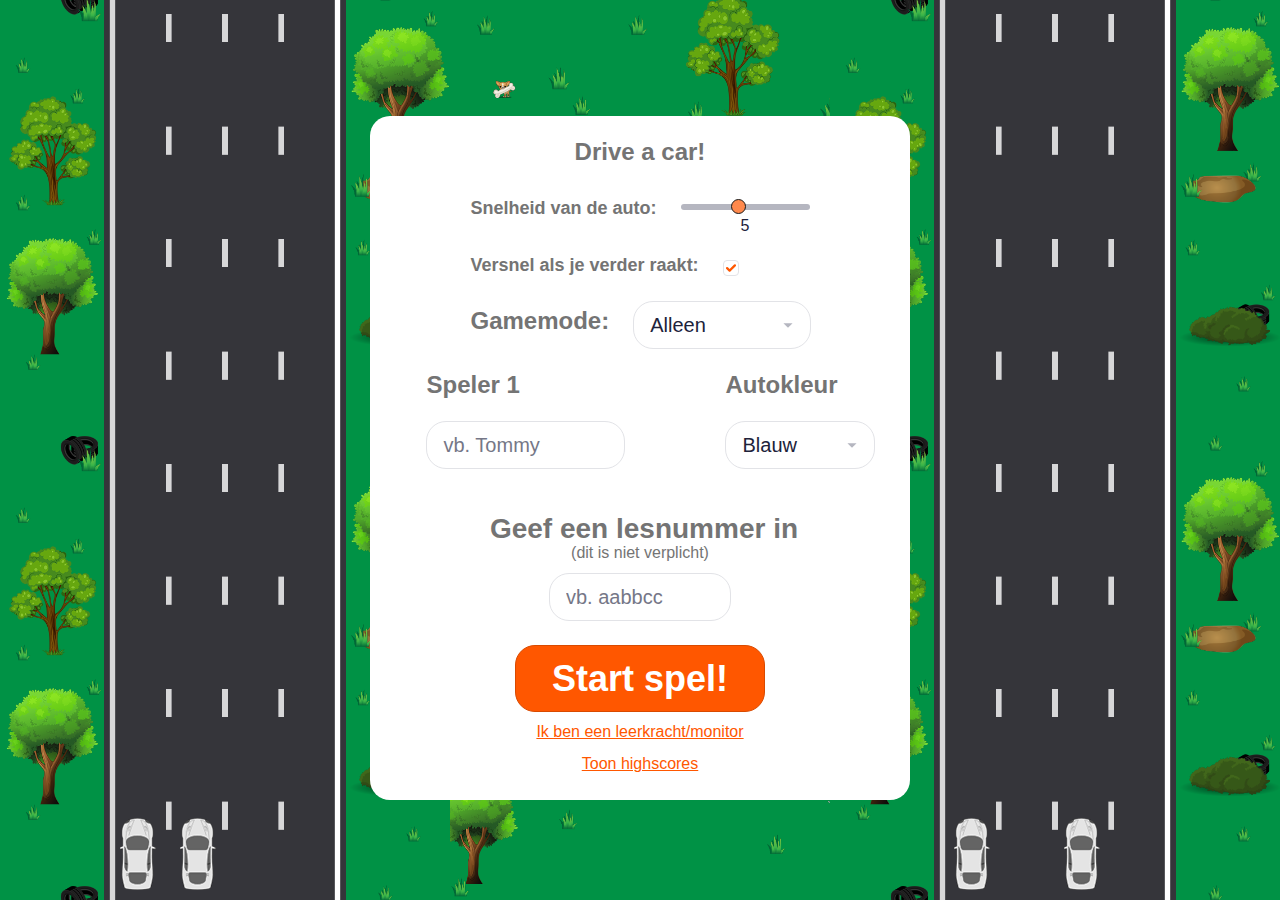
<file: index.html>
<!doctype html>
<html lang="en">
    <head>
        <meta charset="utf-8">
        <meta http-equiv="x-ua-compatible" content="ie=edge">
        <title>Drive a car - startscreen</title>
        <meta name="description" content="This is my HTML5 boilerplate.">
        <meta name="viewport" content="width=device-width, initial-scale=1.0">
        <meta name="msapplication-TileColor" content="#091C2A">
        <meta name="theme-color" content="#091C2A">

        <link rel="icon" type="image/png" sizes="32x32" href="./assets/mct.png">
        <link rel="icon" type="image/png" sizes="16x16" href="./assets/mct.png">

        <link rel="stylesheet" href="./css/normalize.css">
        <link rel="stylesheet" href="./css/screen.css"> 
        <script src="./js/script/dataHandler.js"></script>  
        <script src="./js/script/key.js"></script>
        <script src="./js/gamefiles/GlobalVariables.js"></script>
        <script src="./js/script/startPage.js"></script>
        <script src="./js/script/formValidationStart.js"></script>        
    </head>
    <body class="c-background-img-mainpage">
        <section class="c-mainpage c-section">
            <div class="o-row o-row--lg">
                <div class="c-grid-mainpage">
                    <form class="c-grid__item u-grid-column__card-mainpage u-grid-row__card-index" action="#">
                        <div class="c-card c-newGame-card">
                            <div class="c-card__dropdowns">
                                <div class="c-card__difficulty">
                                    <h1 class="c-card__difficulty-title">
                                        Drive a car!
                                    </h1>
                                    <div class="c-carSpeed">
                                        <h2 class="c-card__difficulty-subtitle">
                                            Snelheid van de auto:
                                        </h2>
                                        <div class="c-slider">
                                            <input class="c-slider-input js-sliderCar" type="range" min="1" max="10" value="5" id="carSlider">
                                            <output class="c-slider-output js-outputCar" id="carOutput">5</output>
                                        </div>
                                    </div>

                                    <div class="c-goQuicker">
                                        <h2 class="c-card__difficulty-subtitle c-goQuicker-subtitle">
                                            Versnel als je verder raakt:
                                        </h2>
                                        <input class="o-hide-accessible  c-option--hidden js-goQuicker" type="checkbox" id="checkbox1" checked>
                                        <label class="c-custom-option c-custom-options" for="checkbox1">
                                            <span class="c-custom-option__fake-input c-custom-option__fake-input--checkbox">
                                                <svg class="c-custom-option__symbol" xmlns="http://www.w3.org/2000/svg" viewBox="0 0 9 6.75">
                                                    <path d="M4.75,9.5a1,1,0,0,1-.707-.293l-2.25-2.25A1,1,0,1,1,3.207,5.543L4.75,7.086,8.793,3.043a1,1,0,0,1,1.414,1.414l-4.75,4.75A1,1,0,0,1,4.75,9.5" transform="translate(-1.5 -2.75)"/>
                                                </svg>
                                            </span>
                                        </label>
                                    </div>
                                </div>

                                <div class="c-card__players">
                                    <h1 class="c-card__players-title">
                                        Gamemode:
                                    </h1>
                                    <div class="c-form-fields">
                                        <span class="c-custom-select__startpage">
                                            <select class="c-input  js-selectGameMode" name="select" id="selectGameMode">
                                                <option value="SP">Alleen</option>
                                                <option value="COOP">Samen spelen</option>
                                            </select>
                                            <svg class="c-custom-select__symbol-edit-index" xmlns="http://www.w3.org/2000/svg" viewBox="0 0 24 24">
                                                <path d="M7,10l5,5,5-5Z"/>
                                            </svg>
                                        </span>
                                    </div>
                                </div>
                            </div>
                            <div class="c-lists">
                                <ul class="c-players">
                                    <li class="c-player1">
                                        <div>
                                            <h1 class="c-card__player1-title">
                                                Speler 1
                                            </h1>
                                            <p class="c-form-field">
                                                <input class="c-input-name c-input" type="text" name="Name1" id="Name1" placeholder="vb. Tommy">
                                            </p>
                                        </div>
                                            
                                        <div class="c-carColors"> 
                                            <h1 class="c-card__carColor-title">
                                                Autokleur
                                            </h1>
                                            <span class="c-custom-select__startpage c-card__carColor-select">
                                                <select class="c-input" name="select" id="selectCarColorPlayer1">
                                                    <option value="blue">Blauw</option>
                                                    <option value="green">Groen</option>
                                                    <option value="white">Wit</option>
                                                    <option value="black">Zwart</option>
                                                    <option value="yellow">Geel</option>
                                                    <option value="pink">Roze</option>
                                                    <option value="red">Rood</option>
                                                    <option value="purple">Paars</option>
                                                </select>
                                                <svg class="c-custom-select__symbol-edit-index" xmlns="http://www.w3.org/2000/svg" viewBox="0 0 24 24">
                                                    <path d="M7,10l5,5,5-5Z"/>
                                                </svg>
                                            </span>     
                                        </div>
                                    </li>
    
                                    <li class="c-player2">
                                        <div>
                                            <h1 class="c-card__player1-title">
                                                Speler 2
                                            </h1>
                                            <p class="c-form-field">
                                                <input class="c-input-name c-input" type="text" name="Name2" id="Name2" placeholder="vb. Eline">
                                            </p>
                                        </div>

                                        <div class="c-carColors2"> 
                                            <h1 class="c-card__carColor-title">
                                                Autokleur
                                            </h1>
        
                                            <span class="c-custom-select__startpage c-card__carColor-select">
                                                <select class="c-input" name="select" id="selectCarColorPlayer2">
                                                    <option value="blue">Blauw</option>
                                                    <option value="green">Groen</option>
                                                    <option value="white">Wit</option>
                                                    <option value="black">Zwart</option>
                                                    <option value="yellow">Geel</option>
                                                    <option value="pink">Roze</option>
                                                    <option value="red">Rood</option>
                                                    <option value="purple">Paars</option>
                                                </select>
                                                <svg class="c-custom-select__symbol-edit-index" xmlns="http://www.w3.org/2000/svg" viewBox="0 0 24 24">
                                                    <path d="M7,10l5,5,5-5Z"/>
                                                </svg>
                                            </span>     
                                        </div>
                                    </li>
                                </ul>
                            </div>

                            <div class="c-gameId">
                                <div class="c-session-id">   
                                    <h1 class="c-gameId__title">
                                        Geef een lesnummer in
                                    </h1>
                                    <p class="c-session-id-subtitle">(dit is niet verplicht)</p>
                                    <div class="c-form-field c-gameId__input">
                                        <input class="c-input c-input__gameId" type="text" name="sessieId" id="sessieId" placeholder="vb. aabbcc">
                                    </div>
                                </div>
                            </div>
                            <p class="c-button-play">
                                <button class="o-button-reset c-button c-button__play js-play" type="button">Start spel!</button>
                            </p>
                            <a href="#" class="c-forgot__pass c-teacher" id="teacher">Ik ben een leerkracht/monitor </a>
                            <a href="#" class="c-forgot__pass" id="showHighScores">Toon highscores</a>  
                        </div>
                    </form>
                </div>
            </div>
        </section>
        <img class="c-animated-car1" src="assets/car.png">
        <img class="c-animated-car2" src="assets/car.png">
        <img class="c-animated-car3" src="assets/car.png">
        <img class="c-animated-car4" src="assets/car.png">
    </body>
</html>
</file>
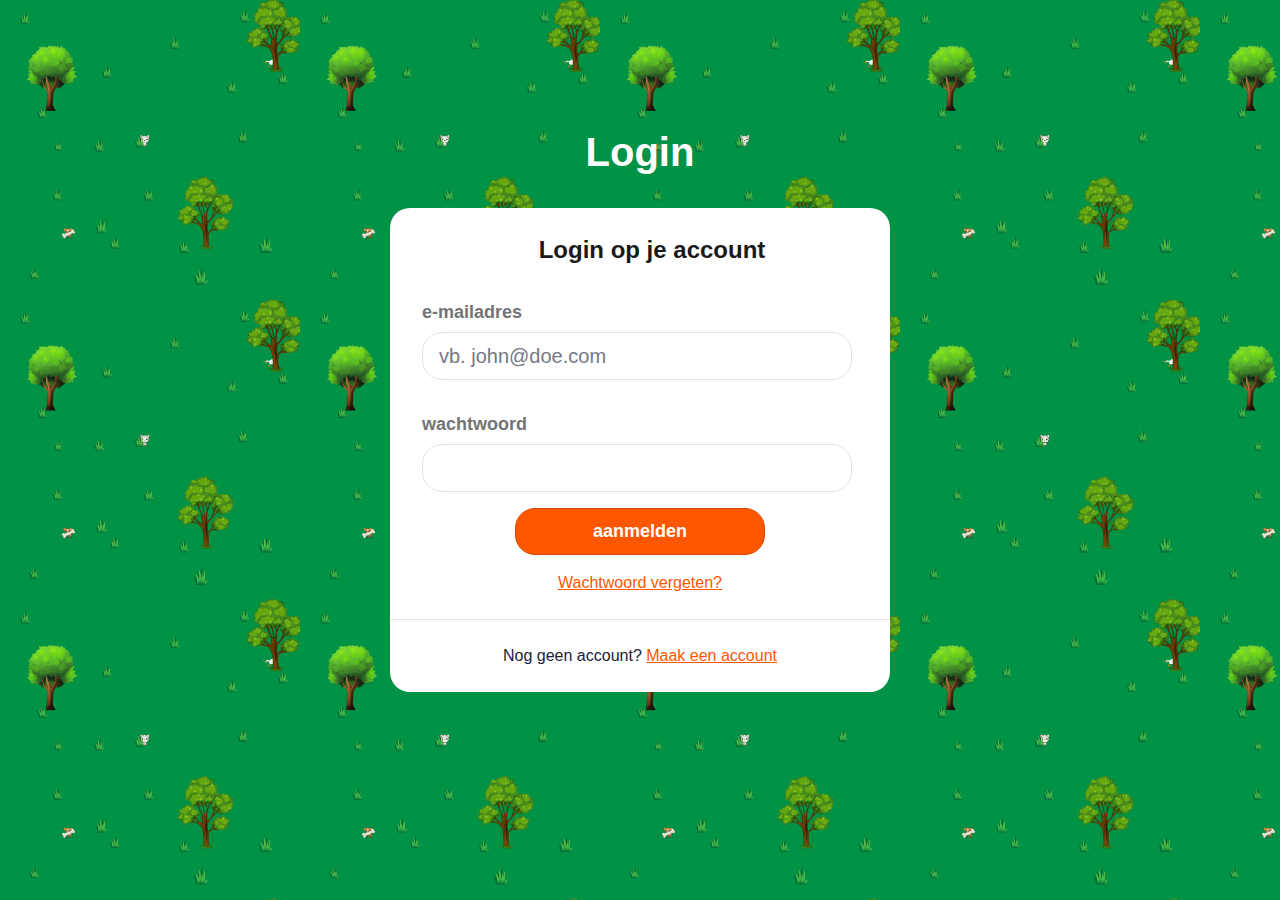
<file: adminpage.html>
<!doctype html>
<html lang="en">
    <head>
        <meta charset="utf-8">
        <meta http-equiv="x-ua-compatible" content="ie=edge">
        <title>Drive a car - settings</title>
        <meta name="description" content="This is my HTML5 boilerplate.">
        <meta name="viewport" content="width=device-width, initial-scale=1.0">
        <meta name="msapplication-TileColor" content="#091C2A">
        <meta name="theme-color" content="#091C2A">

        <link rel="icon" type="image/png" sizes="32x32" href="./assets/mct.png">
        <link rel="icon" type="image/png" sizes="16x16" href="./assets/mct.png">

        <link rel="stylesheet" href="./css/normalize.css">
        <link rel="stylesheet" href="./css/screen.css"> 
        <script src="./js/gamefiles/GlobalVariables.js"></script> 
        <script src="./js/script/dataHandler.js"></script>     
        <script src="./js/script/adminPage.js"></script>     
        <script src="./js/script/key.js"></script>
        <script src="./js/script/formValidationAdmin.js"></script>    
    </head>
    <body class="c-background-img">
        <section class="c-mainpage c-section">
            <div class="o-container u-max-width-lg">
                <div class="o-row o-row--lg">
                    <div class="c-grid c-main-card__no-grid">
                        <div class="c-grid__item u-grid-column__title u-grid-row__title">
                            <div class="c-header">
                                <h1 class="c-title">
                                    Vragen
                                </h1>
                            </div>
                        </div>
                        <div class="c-grid__item u-grid-column__card u-grid-row__card">
                            <div class="c-card c-main-card"> 
                                <div class="c-card__questions">
                                    <div class="c-topbar">
                                        <div class="c-subject">
                                            <h1 class="c-card__questions-title">
                                                Kies een onderwerp voor deze lijst:
                                            </h1>
                                            <span class="c-custom-select c-select-width">
                                                <select class="c-input js-subjectSelect" name="select" id="select">
                                                    <option value="wiskunde">Wiskunde</option>
                                                    <option value="aardrijkskunde">Aardrijkskunde</option>
                                                    <option value="spelling">Spelling</option>  
                                                </select>
                                                <svg class="c-custom-select__symbol" xmlns="http://www.w3.org/2000/svg" viewBox="0 0 24 24">
                                                    <path d="M7,10l5,5,5-5Z"/>
                                                </svg>
                                                <svg class="c-custom-select__symbol-edit" xmlns="http://www.w3.org/2000/svg" xmlns:xlink="http://www.w3.org/1999/xlink" width="22" height="22" viewBox="0 0 22 22">
                                                    <image id="_61456" data-name="61456" width="22" height="22" xlink:href="[data-uri]"/>
                                                </svg>
                                            </span>
                                        </div>   
    
                                        <div class="c-dropdown c-account">
                                            <button class="c-dropbtn">Account</button>
                                            <div class="c-dropdown-content">
                                                <a id="game" href="#">Start spel</a>
                                                <a id="sessions" href="#">Sessies</a>
                                                <a id="highscores" href="#">Highscores</a>
                                                <a id="logout" href="#">Log uit</a>
                                            </div>
                                        </div>
                                    </div>

                                    <h1 class="c-card__questions-title">
                                        Quizvragen:
                                    </h1>
                                    <ul class="o-list" id="questionsList">
                                        <li class="c-list__item">
                                            <h3 class="c-list__item-question">Hoeveel continenten zijn er?</h3>

                                            <span class="c-list__logos">
                                                <svg class="c-edit" xmlns="http://www.w3.org/2000/svg" xmlns:xlink="http://www.w3.org/1999/xlink" width="22" height="22" viewBox="0 0 22 22">
                                                    <image id="_61456" data-name="61456" width="22" height="22" xlink:href="[data-uri]"/>
                                                </svg>
                                                <svg class="c-delete" xmlns="http://www.w3.org/2000/svg" xmlns:xlink="http://www.w3.org/1999/xlink" width="24" height="24" viewBox="0 0 24 24">
                                                    <image id="close_cross_delete_exit_remove_icon-1320085939816384527" data-name="close+cross+delete+exit+remove+icon-1320085939816384527" width="24" height="24" xlink:href="[data-uri]"/>
                                                </svg>
                                            </span>                                          
                                        </li>
                                        <div class="c-answerlist">
                                            <ul class="c-list__question-answers o-list">
                                                <div class="c-answers">
                                                    <li class="c-list__answers">5</li>
                                                    <li class="c-list__answers">2</li>
                                                </div>
                                                <div class="c-answers">
                                                    <li class="c-list__answers">7</li>
                                                    <li class="c-list__answers">9</li>
                                                </div>
                                            </ul>
                                        </div>

                                        <li class="c-list__item">
                                            <h3 class="c-list__item-question">Hoeveel continenten zijn er?</h3>

                                            <span class="c-list__logos">
                                                <svg class="c-edit" xmlns="http://www.w3.org/2000/svg" xmlns:xlink="http://www.w3.org/1999/xlink" width="22" height="22" viewBox="0 0 22 22">
                                                    <image id="_61456" data-name="61456" width="22" height="22" xlink:href="[data-uri]"/>
                                                  </svg>
                                                <svg class="c-delete" xmlns="http://www.w3.org/2000/svg" xmlns:xlink="http://www.w3.org/1999/xlink" width="24" height="24" viewBox="0 0 24 24">
                                                    <image id="close_cross_delete_exit_remove_icon-1320085939816384527" data-name="close+cross+delete+exit+remove+icon-1320085939816384527" width="24" height="24" xlink:href="[data-uri]"/>
                                                </svg>
                                            </span>                                          
                                        </li>
                                        <ul class="c-list__question-answers o-list">
                                            <li class="c-list__answers">5</li>
                                            <li class="c-list__answers">2</li>
                                            <li class="c-list__answers">7</li>
                                            <li class="c-list__answers">9</li>
                                        </ul>

                                        <li class="c-list__item">
                                            <h3 class="c-list__item-question">Hoeveel continenten zijn er?</h3>

                                            <span class="c-list__logos">
                                                <svg class="c-edit" xmlns="http://www.w3.org/2000/svg" xmlns:xlink="http://www.w3.org/1999/xlink" width="22" height="22" viewBox="0 0 22 22">
                                                    <image id="_61456" data-name="61456" width="22" height="22" xlink:href="[data-uri]"/>
                                                  </svg>
                                                <svg class="c-delete" xmlns="http://www.w3.org/2000/svg" xmlns:xlink="http://www.w3.org/1999/xlink" width="24" height="24" viewBox="0 0 24 24">
                                                    <image id="close_cross_delete_exit_remove_icon-1320085939816384527" data-name="close+cross+delete+exit+remove+icon-1320085939816384527" width="24" height="24" xlink:href="[data-uri]"/>
                                                </svg>
                                            </span>                                          
                                        </li>
                                        <ul class="c-list__question-answers o-list">
                                            <li class="c-list__answers c-correct">5</li>
                                            <li class="c-list__answers">2</li>
                                            <li class="c-list__answers">7</li>
                                            <li class="c-list__answers">9</li>
                                        </ul>

                                        <li class="c-list__item">
                                            <h3 class="c-list__item-question">Hoeveel continenten zijn er?</h3>

                                            <span class="c-list__logos">
                                                <svg class="c-edit" xmlns="http://www.w3.org/2000/svg" xmlns:xlink="http://www.w3.org/1999/xlink" width="22" height="22" viewBox="0 0 22 22">
                                                    <image id="_61456" data-name="61456" width="22" height="22" xlink:href="[data-uri]"/>
                                                  </svg>
                                                <svg class="c-delete" xmlns="http://www.w3.org/2000/svg" xmlns:xlink="http://www.w3.org/1999/xlink" width="24" height="24" viewBox="0 0 24 24">
                                                    <image id="close_cross_delete_exit_remove_icon-1320085939816384527" data-name="close+cross+delete+exit+remove+icon-1320085939816384527" width="24" height="24" xlink:href="[data-uri]"/>
                                                </svg>
                                            </span>                                          
                                        </li>
                                        <ul class="c-list__question-answers o-list">
                                            <li class="c-list__answers">5</li>
                                            <li class="c-list__answers">2</li>
                                            <li class="c-list__answers">7</li>
                                            <li class="c-list__answers">9</li>
                                        </ul>

                                        <li class="c-list__item">
                                            <h3 class="c-list__item-question">Hoeveel continenten zijn er?</h3>

                                            <span class="c-list__logos">
                                                <svg class="c-edit" xmlns="http://www.w3.org/2000/svg" xmlns:xlink="http://www.w3.org/1999/xlink" width="22" height="22" viewBox="0 0 22 22">
                                                    <image id="_61456" data-name="61456" width="22" height="22" xlink:href="[data-uri]"/>
                                                  </svg>
                                                <svg class="c-delete" xmlns="http://www.w3.org/2000/svg" xmlns:xlink="http://www.w3.org/1999/xlink" width="24" height="24" viewBox="0 0 24 24">
                                                    <image id="close_cross_delete_exit_remove_icon-1320085939816384527" data-name="close+cross+delete+exit+remove+icon-1320085939816384527" width="24" height="24" xlink:href="[data-uri]"/>
                                                </svg>
                                            </span>                                          
                                        </li>
                                        <ul class="c-list__question-answers o-list">
                                            <li class="c-list__answers">5</li>
                                            <li class="c-list__answers">2</li>
                                            <li class="c-list__answers">7</li>
                                            <li class="c-list__answers">9</li>
                                        </ul>      
                                    </ul>
                                </div>

                                <div class="c-buttons">
                                    <p class="c-button__question c-button__question-margin">
                                        <button class="o-button-reset c-button js-newQuestion">Voeg nieuwe vraag toe</button>
                                    </p>
                                </div>
                            </div>
                        </div>

                        <div class="c-grid__item u-grid-column__add-question u-grid-row__add-question c-card__no-grid">
                            <form class="c-card c-card__add c-add-card" id="newSubmit" action="#" onsubmit="return false;">
                                <div class="c-card__title">
                                    <h1 class="c-card__add-title">
                                        Vraag aanmaken
                                    </h1>
                                </div>

                                <svg class="c-close__button" xmlns="http://www.w3.org/2000/svg" xmlns:xlink="http://www.w3.org/1999/xlink" width="24" height="24" viewBox="0 0 24 24">
                                    <image id="close_cross_delete_exit_remove_icon-1320085939816384527" data-name="close+cross+delete+exit+remove+icon-1320085939816384527" width="24" height="24" xlink:href="[data-uri]"/>
                                </svg>

                                <h2 class="c-card__add-question">
                                    Vraag:
                                </h2>

                                <p class="c-form-field__admin">
                                    <input class="c-input-question c-input" type="text" name="newQuestion" id="newQuestion" placeholder="vb. Wat is de som van 27 + 41?" required>
                                </p>

                                
                                <div class="c-pick-subject">
                                    <h2 class="c-card__add-question">
                                        Onderwerp van de vraag:
                                    </h2>

                                    <span class="c-custom-select__dropdown-edit c-select-width">
                                        <select class="c-input js-subjectSelect c-delete__subject" name="select" id="dropDownForAddCard">
                                            <option value="wiskunde">Wiskunde</option>
                                            <option value="aardrijkskunde">Aardrijkskunde</option>
                                            <option value="spelling">Spelling</option>
                                        </select>
                                        <svg class="c-custom-select__symbol-edit-dropdown" xmlns="http://www.w3.org/2000/svg" viewBox="0 0 24 24">
                                            <path d="M7,10l5,5,5-5Z"/>
                                        </svg>
                                    </span>
                                </div>

                                <h2 class="c-card__add-question">
                                    Geef 4 mogelijke antwoorden:
                                </h2>

                                <ol class="o-list__ol">
                                    <li>
                                        <div class="c-list__item-answer">
                                            <p class="c-form-field__answers">
                                                <input class="c-input c-input-answer js-newQuestionAnswer" type="text" name="newQuestionAnswer1" id="newQuestionAnswer1" placeholder="vb. 78" required>
                                            </p>
                                            
                                            <input class="o-hide-accessible  c-option--hidden js-checkbox" type="checkbox" id="checkbox1">
                                            <label class="c-custom-option" for="checkbox1">
                                                <span class="c-custom-option__fake-input c-custom-option__fake-input--checkbox">
                                                    <svg class="c-custom-option__symbol" xmlns="http://www.w3.org/2000/svg" viewBox="0 0 9 6.75">
                                                        <path d="M4.75,9.5a1,1,0,0,1-.707-.293l-2.25-2.25A1,1,0,1,1,3.207,5.543L4.75,7.086,8.793,3.043a1,1,0,0,1,1.414,1.414l-4.75,4.75A1,1,0,0,1,4.75,9.5" transform="translate(-1.5 -2.75)"/>
                                                    </svg>
                                                </span>
                                            </label>
                                        </div>
                                    </li>
                                    <li>
                                        <div class="c-list__item-answer">
                                            <p class="c-form-field__answers">
                                                <input class="c-input c-input-answer js-newQuestionAnswer" type="text" name="newQuestionAnswer2" id="newQuestionAnswer2" placeholder="vb. 78" required>
                                            </p>
                                            
                                            <input class="o-hide-accessible  c-option--hidden js-checkbox" type="checkbox" id="checkbox2">
                                            <label class="c-custom-option" for="checkbox2">
                                                <span class="c-custom-option__fake-input c-custom-option__fake-input--checkbox">
                                                    <svg class="c-custom-option__symbol" xmlns="http://www.w3.org/2000/svg" viewBox="0 0 9 6.75">
                                                        <path d="M4.75,9.5a1,1,0,0,1-.707-.293l-2.25-2.25A1,1,0,1,1,3.207,5.543L4.75,7.086,8.793,3.043a1,1,0,0,1,1.414,1.414l-4.75,4.75A1,1,0,0,1,4.75,9.5" transform="translate(-1.5 -2.75)"/>
                                                    </svg>
                                                </span>
                                            </label>
                                        </div>
                                    </li>
                                    <li>
                                        <div class="c-list__item-answer">
                                            <p class="c-form-field__answers">
                                                <input class="c-input c-input-answer js-newQuestionAnswer" type="text" name="newQuestionAnswer3" id="newQuestionAnswer3" placeholder="vb. 78" required>
                                            </p>
                                            
                                            <input class="o-hide-accessible  c-option--hidden js-checkbox" type="checkbox" id="checkbox3">
                                            <label class="c-custom-option" for="checkbox3">
                                                <span class="c-custom-option__fake-input c-custom-option__fake-input--checkbox">
                                                    <svg class="c-custom-option__symbol" xmlns="http://www.w3.org/2000/svg" viewBox="0 0 9 6.75">
                                                        <path d="M4.75,9.5a1,1,0,0,1-.707-.293l-2.25-2.25A1,1,0,1,1,3.207,5.543L4.75,7.086,8.793,3.043a1,1,0,0,1,1.414,1.414l-4.75,4.75A1,1,0,0,1,4.75,9.5" transform="translate(-1.5 -2.75)"/>
                                                    </svg>
                                                </span>
                                            </label>
                                        </div>
                                    </li>
                                    <li>
                                        <div class="c-list__item-answer">
                                            <p class="c-form-field__answers">
                                                <input class="c-input c-input-answer js-newQuestionAnswer" type="text" name="newQuestionAnswer4" id="newQuestionAnswer4" placeholder="vb. 78" required>
                                            </p>
                                            
                                            <input class="o-hide-accessible  c-option--hidden js-checkbox" type="checkbox" id="checkbox4">
                                            <label class="c-custom-option" for="checkbox4">
                                                <span class="c-custom-option__fake-input c-custom-option__fake-input--checkbox">
                                                    <svg class="c-custom-option__symbol" xmlns="http://www.w3.org/2000/svg" viewBox="0 0 9 6.75">
                                                        <path d="M4.75,9.5a1,1,0,0,1-.707-.293l-2.25-2.25A1,1,0,1,1,3.207,5.543L4.75,7.086,8.793,3.043a1,1,0,0,1,1.414,1.414l-4.75,4.75A1,1,0,0,1,4.75,9.5" transform="translate(-1.5 -2.75)"/>
                                                    </svg>
                                                </span>
                                            </label>
                                        </div>
                                    </li>
                                </ol >

                                <h3 class="c-warning">
                                    Vergeet niet één of meerdere juiste antwoord(en) aan te vinken!
                                </h3>
                                <div class="c-add__vragenlijst">
                                    <p class="c-button__question js-addQuestion">
                                        <button class="o-button-reset c-button" type="submit">Voeg toe aan vragenlijst</button>
                                    </p>
                                </div>
                            </form>
                        </div>

                        <div class="c-grid__item u-grid-column__add-question u-grid-row__add-question c-card__no-grid">
                            <form class="c-card c-card__add c-dropdown-card" action="#" onsubmit="return false;">
                                <div class="c-card__title">
                                    <h1 class="c-card__add-title">
                                        Onderwerpen aanpassen
                                    </h1>
                                </div>

                                <svg class="c-close__button" xmlns="http://www.w3.org/2000/svg" xmlns:xlink="http://www.w3.org/1999/xlink" width="24" height="24" viewBox="0 0 24 24">
                                    <image id="close_cross_delete_exit_remove_icon-1320085939816384527" data-name="close+cross+delete+exit+remove+icon-1320085939816384527" width="24" height="24" xlink:href="[data-uri]"/>
                                </svg>

                                <h2 class="c-card__add-question">
                                    Nieuw onderwerp:
                                </h2>

                                <p class="c-form-field__admin">
                                    <input class="c-input-question c-input" type="text" name="newDropDownValue" id="newDropDownValue" placeholder="vb. Wiskunde" >
                                </p>

                                <div class="c-add__vragenlijst">
                                    <p class="c-button__question js-addQuestion">
                                        <button class="o-button-reset c-button" id="addSubject" type="submit">Voeg onderwerp toe</button>
                                    </p>
                                </div>

                                <h2 class="c-card__add-question">
                                    Selecteer het onderwerp dat je wilt verwijderen:
                                </h2>

                                <span class="c-custom-select__dropdown-edit c-select-width">
                                    <select class="c-input js-subjectSelect c-delete__subject" name="select" id="deleteSubject">
                                        <option value="wiskunde">Wiskunde</option>
                                        <option value="aardrijkskunde">Aardrijkskunde</option>
                                        <option value="spelling">Spelling</option>
                                    </select>
                                    <svg class="c-custom-select__symbol-edit-dropdown" xmlns="http://www.w3.org/2000/svg" viewBox="0 0 24 24">
                                        <path d="M7,10l5,5,5-5Z"/>
                                    </svg>
                                </span>  


                                <div class="c-add__vragenlijst">
                                    <p class="c-button__question js-addQuestion">
                                        <button class="o-button-reset c-button" id="deleteSubjectButton" type="submit">Verwijder onderwerp</button>
                                    </p>
                                </div>
                            </form>
                        </div>

                        <div class="c-grid__item u-grid-column__add-question u-grid-row__add-question c-card__no-grid">
                            <form class="c-card c-card__add c-edit-card" action="#" id="editSubmit" onsubmit="return false">
                                <div class="c-card__title">
                                    <h1 class="c-card__add-title">
                                        Vraag bewerken
                                    </h1>
                                </div>

                                <svg class="c-close__button" xmlns="http://www.w3.org/2000/svg" xmlns:xlink="http://www.w3.org/1999/xlink" width="24" height="24" viewBox="0 0 24 24">
                                    <image id="close_cross_delete_exit_remove_icon-1320085939816384527" data-name="close+cross+delete+exit+remove+icon-1320085939816384527" width="24" height="24" xlink:href="[data-uri]"/>
                                </svg>

                                <h2 class="c-card__add-question">
                                    Vraag:
                                </h2>

                                <p class="c-form-field__admin">
                                    <input class="c-input-question c-input" type="text" name="editQuestion" id="editQuestion" value="Hoeveel continenten zijn er?" placeholder="vb. Wat is de som van 27 + 41?" required>
                                </p>

                                <div class="c-pick-subject">
                                    <h2 class="c-card__add-question">
                                        Onderwerp van de vraag:
                                    </h2>
    
                                    <span class="c-custom-select__dropdown-edit c-select-width">
                                        <select class="c-input js-subjectSelect c-delete__subject" name="select" id="dropDownForEditCard">
                                            <option value="wiskunde">Wiskunde</option>
                                            <option value="aardrijkskunde">Aardrijkskunde</option>
                                            <option value="spelling">Spelling</option>
                                        </select>
                                        <svg class="c-custom-select__symbol-edit-dropdown" xmlns="http://www.w3.org/2000/svg" viewBox="0 0 24 24">
                                            <path d="M7,10l5,5,5-5Z"/>
                                        </svg>
                                    </span>  
                                </div>

                                <h2 class="c-card__add-question">
                                    Geef 4 mogelijke antwoorden:
                                </h2>

                                <ol class="o-list__ol">
                                    <li>
                                        <div class="c-list__item-answer">
                                            <p class="c-form-field__answers">
                                                <input class="c-input c-input-answer" type="text" name="editQuestionAnswer1" id="editQuestionAnswer1" value="5" placeholder="vb. 78" required>
                                            </p>
                                            
                                            <input class="o-hide-accessible  c-option--hidden js-checkboxEdit" type="checkbox" id="checkbox5" checked>
                                            <label class="c-custom-option" for="checkbox5">
                                                <span class="c-custom-option__fake-input c-custom-option__fake-input--checkbox">
                                                    <svg class="c-custom-option__symbol" xmlns="http://www.w3.org/2000/svg" viewBox="0 0 9 6.75">
                                                        <path d="M4.75,9.5a1,1,0,0,1-.707-.293l-2.25-2.25A1,1,0,1,1,3.207,5.543L4.75,7.086,8.793,3.043a1,1,0,0,1,1.414,1.414l-4.75,4.75A1,1,0,0,1,4.75,9.5" transform="translate(-1.5 -2.75)"/>
                                                    </svg>
                                                </span>
                                            </label>
                                        </div>
                                    </li>
                                    <li>
                                        <div class="c-list__item-answer">
                                            <p class="c-form-field__answers">
                                                <input class="c-input c-input-answer" type="text" name="editQuestionAnswer2" id="editQuestionAnswer2" value="2" placeholder="vb. 78" required>
                                            </p>
                                            
                                            <input class="o-hide-accessible  c-option--hidden js-checkboxEdit" type="checkbox" id="checkbox6">
                                            <label class="c-custom-option" for="checkbox6">
                                                <span class="c-custom-option__fake-input c-custom-option__fake-input--checkbox">
                                                    <svg class="c-custom-option__symbol" xmlns="http://www.w3.org/2000/svg" viewBox="0 0 9 6.75">
                                                        <path d="M4.75,9.5a1,1,0,0,1-.707-.293l-2.25-2.25A1,1,0,1,1,3.207,5.543L4.75,7.086,8.793,3.043a1,1,0,0,1,1.414,1.414l-4.75,4.75A1,1,0,0,1,4.75,9.5" transform="translate(-1.5 -2.75)"/>
                                                    </svg>
                                                </span>
                                            </label>
                                        </div>
                                    </li>
                                    <li>
                                        <div class="c-list__item-answer">
                                            <p class="c-form-field__answers">
                                                <input class="c-input c-input-answer" type="text" name="editQuestionAnswer3" id="editQuestionAnswer3" value="7" placeholder="vb. 78" required>
                                            </p>
                                            
                                            <input class="o-hide-accessible  c-option--hidden js-checkboxEdit" type="checkbox" id="checkbox7">
                                            <label class="c-custom-option" for="checkbox7">
                                                <span class="c-custom-option__fake-input c-custom-option__fake-input--checkbox">
                                                    <svg class="c-custom-option__symbol" xmlns="http://www.w3.org/2000/svg" viewBox="0 0 9 6.75">
                                                        <path d="M4.75,9.5a1,1,0,0,1-.707-.293l-2.25-2.25A1,1,0,1,1,3.207,5.543L4.75,7.086,8.793,3.043a1,1,0,0,1,1.414,1.414l-4.75,4.75A1,1,0,0,1,4.75,9.5" transform="translate(-1.5 -2.75)"/>
                                                    </svg>
                                                </span>
                                            </label>
                                        </div>
                                    </li>
                                    <li>
                                        <div class="c-list__item-answer">
                                            <p class="c-form-field__answers">
                                                <input class="c-input c-input-answer" type="text" name="editQuestionAnswer4" id="editQuestionAnswer4" value="9" placeholder="vb. 78" required>
                                            </p>
                                            
                                            <input class="o-hide-accessible  c-option--hidden js-checkboxEdit" type="checkbox" id="checkbox8">
                                            <label class="c-custom-option" for="checkbox8">
                                                <span class="c-custom-option__fake-input c-custom-option__fake-input--checkbox">
                                                    <svg class="c-custom-option__symbol" xmlns="http://www.w3.org/2000/svg" viewBox="0 0 9 6.75">
                                                        <path d="M4.75,9.5a1,1,0,0,1-.707-.293l-2.25-2.25A1,1,0,1,1,3.207,5.543L4.75,7.086,8.793,3.043a1,1,0,0,1,1.414,1.414l-4.75,4.75A1,1,0,0,1,4.75,9.5" transform="translate(-1.5 -2.75)"/>
                                                    </svg>
                                                </span>
                                            </label>
                                        </div>
                                    </li>
                                </ol >

                                <h3 class="c-warning-edit">
                                    Vergeet niet één of meerdere juiste antwoord(en) aan te vinken!
                                </h3>
                                <div class="c-add__vragenlijst">
                                    <p class="c-button__question js-editQuestion">
                                        <button class="o-button-reset c-button" type="submit">Bewerk vraag</button>
                                    </p>
                                </div>
                            </form>
                        </div>

                        <div class="c-grid__item u-grid-column__add-question u-grid-row__add-question c-card__no-grid">
                            <div class="c-delete-card c-card c-card__add">
                                <h2 class="c-card__delete-title c-deleteQuestion-title">
                                    Weet je zeker dat je de vraag 'Vraag hier' wilt verwijderen?
                                </h2>
    
                                <div class="c-delete__buttons">
                                    <p class="c-button__question js-yes">
                                        <button class="o-button-reset c-button" type="submit">Ja</button>
                                    </p>

                                    <p class="c-button__question js-no">
                                        <button class="o-button-reset c-button" type="submit">Neen</button>
                                    </p>
                                </div>
                            </div>
                        </div>

                        <div class="c-grid__item u-grid-column__add-question u-grid-row__add-question c-card__no-grid">
                            <div class="c-deleteSubject-card c-card c-card__add">
                                <h2 class="c-card__delete-title c-deleteSubject-title">
                                    Weet je zeker dat je het onderwerp 'Wiskunde' wilt verwijderen?
                                </h2>
    
                                <div class="c-delete__buttons">
                                    <p class="c-button__question js-yesSubject">
                                        <button class="o-button-reset c-button" type="submit">Ja</button>
                                    </p>

                                    <p class="c-button__question js-noSubject">
                                        <button class="o-button-reset c-button" type="submit">Neen</button>
                                    </p>
                                </div>
                            </div>
                        </div>
                    </div>
                </div>
            </div>
        </section>
    </body>
</html>
</file>
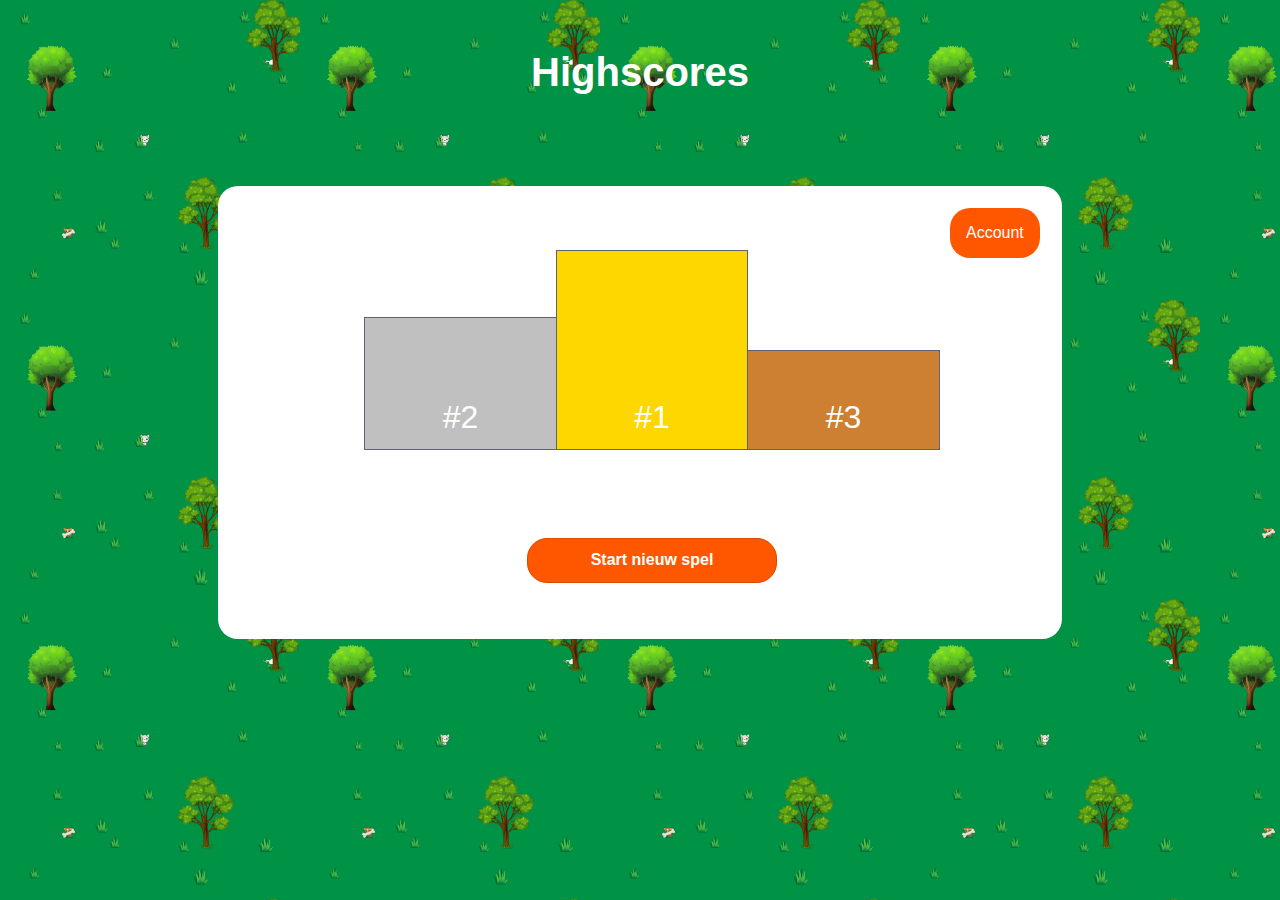
<file: highscorepage.html>
<!doctype html>
<html lang="en">
    <head>
        <meta charset="utf-8">
        <meta http-equiv="x-ua-compatible" content="ie=edge">
        <title>Drive a car - highscores</title>
        <meta name="description" content="This is my HTML5 boilerplate.">
        <meta name="viewport" content="width=device-width, initial-scale=1.0">
        <meta name="msapplication-TileColor" content="#091C2A">
        <meta name="theme-color" content="#091C2A">

        <link rel="icon" type="image/png" sizes="32x32" href="./assets/mct.png">
        <link rel="icon" type="image/png" sizes="16x16" href="./assets/mct.png">

        <link rel="stylesheet" href="./css/normalize.css">
        <link rel="stylesheet" href="./css/screen.css"> 
        <script src="./js/script/dataHandler.js"></script>  
        <script src="./js/script/key.js"></script>
        <script src="./js/gamefiles/GlobalVariables.js"></script>
        <script src="./js/script/highscorePage.js"></script>    

    </head>
    <body class="c-background-img">
        <section class="c-mainpage c-section">
            <div class="o-row o-row--lg">
                <div class="c-grid">
                    <div class="c-grid__item u-grid-column__title u-grid-row__title">
                        <div class="c-header">
                            <h1 class="c-title">
                                Highscores
                            </h1>
                        </div>
                    </div>
                    <div class="c-grid__item u-grid-column__card-session u-grid-row__card">
                        <div class="c-dropdown c-account c-session-account c-highscores-account">
                            <button class="c-dropbtn">Account</button>
                            <div class="c-dropdown-content">
                                <a id="game" href="#">Start spel</a>
                                <a id="settings" href="#">Vragen</a>
                                <a id="sessions" href="#">Sessies</a>
                                <a id="logout" href="#">Log uit</a>
                            </div>
                        </div>
                        <div class="c-card c-main-card">       
                            <div class="c-session-card">
                                <div class="c-session-card-content">
                                    <ol class="c-ol-highscores">
                                        <div class="c-top-three">
                                            <li class="c-number-two">
                                                <div class="c-number-two-content">
                                                    <div class="c-person js-person-2">
                                                    </div>
                                                    <div>
                                                        <p class="c-rank">
                                                            #2
                                                        </p>
                                                        <p class="c-score js-score-2">
                                                        </p>
                                                    </div>
                                                </div>
                                            </li>
                                            <li class="c-number-one">
                                                <div class="c-number-two-content">
                                                    <div class="c-person js-person-1">
                                                    </div>
                                                    <div>
                                                        <p class="c-rank">
                                                            #1
                                                        </p>
                                                        <p class="c-score js-score-1">
                                                        </p>
                                                    </div>
                                                </div>
                                            </li>
                                            <li class="c-number-three">
                                                <div class="c-number-two-content">
                                                    <div class="c-person js-person-3">
                                                    </div>
                                                    <div>
                                                        <p class="c-rank">
                                                            #3
                                                        </p>
                                                        <p class="c-score js-score-3">
                                                        </p>
                                                    </div>
                                                </div>
                                            </li>
                                        </div>
                                        <div class="c-top-ten">
                                            <ol class="js-list" start="4">
                                                 
                                            </ol>
                                            <ol class="js-list c-score-top-ten" start="4">
                                            </ol>
                                        </div>

                                        
                                    <div class="c-newGameButton">
                                        <p class="c-button__question c-button-newgame" id="newgame">
                                            <button class="o-button-reset c-button" type="submit">Start nieuw spel</button>
                                        </p>
                                    </div>
                                    </ol>
                                </div>
                            </div>
                        </div>
                    </div>
                </div>
            </div>
        </section>
    </body>
</html>
</file>
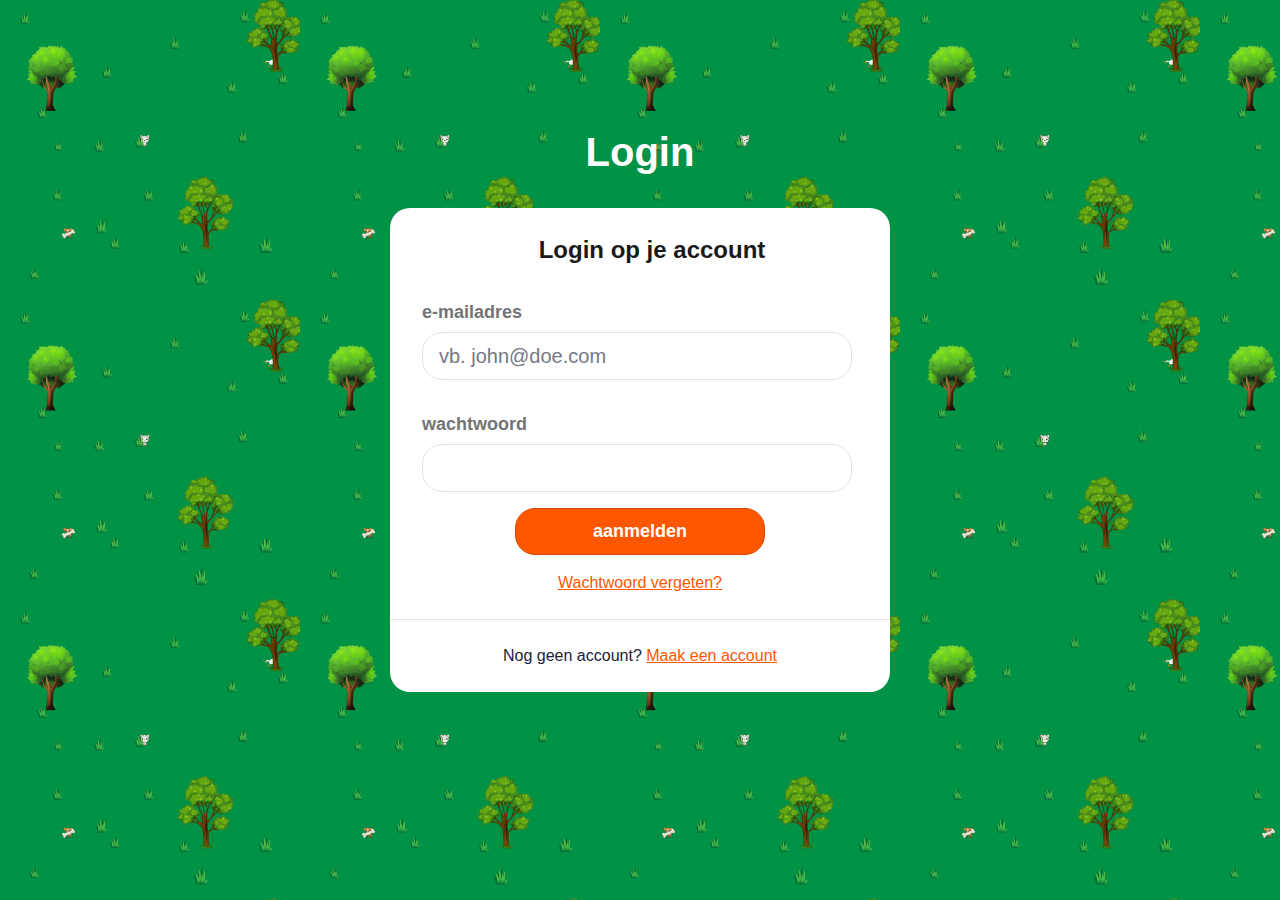
<file: loginpage.html>
<!doctype html>
<html lang="en">
    <head>
        <meta charset="utf-8">
        <meta http-equiv="x-ua-compatible" content="ie=edge">
        <title>Drive a car - login</title>
        <meta name="description" content="This is my HTML5 boilerplate.">
        <meta name="viewport" content="width=device-width, initial-scale=1.0">
        <meta name="msapplication-TileColor" content="#091C2A">
        <meta name="theme-color" content="#091C2A">

        <link rel="icon" type="image/png" sizes="32x32" href="./assets/mct.png">
        <link rel="icon" type="image/png" sizes="16x16" href="./assets/mct.png">

        <link rel="stylesheet" href="./css/normalize.css">
        <link rel="stylesheet" href="./css/screen.css"> 
        <script src="./js/script/dataHandler.js"></script>  
        <script src="./js/script/key.js"></script>
        <script src="./js/gamefiles/GlobalVariables.js"></script>
        <script src="./js/script/loginPage.js"></script>        
    </head>
    <body class="c-background-img">
        <section class="c-mainpage c-section">
            <div class="o-row o-row--lg">
                <div class="c-grid">
                    <div class="c-grid__item u-grid-column__title u-grid-row__title-login">
                        <div class="c-header">
                            <h1 class="c-title">
                                Login
                            </h1>
                        </div>
                    </div>
                    <form class="c-grid__item u-grid-column__login u-grid-row__login" action="#" onsubmit="return false">
                        <div class="c-card c-login-card">
                            <h1 class="c-card__login-title c-login__title">
                                Login op je account
                            </h1>

                            <h2 class="c-login__input-titles">
                                e-mailadres
                            </h2>
                            <p class="c-form-field c-form__login-email">
                                <input class="c-input-email c-input" type="email" name="email" id="email" placeholder="vb. john@doe.com" required>
                            </p>

                            <h2 class="c-login__input-password">
                                wachtwoord
                            </h2>
                            <p class="c-form-field c-form__login-password">
                                <input class="c-input-password c-input" type="password" name="password" id="password" required>
                            </p>

                            <h2 class="c-login__input-titles c-password-error">
                                Het e-mailadres of wachtwoord is incorrect!
                            </h2>

                            <p class="c-login-button">
                                <button class="o-button-reset c-button c-button__login" type="submit">aanmelden</button>
                            </p>
                            <a href="#" class="c-forgot__pass" id="forgotPass">Wachtwoord vergeten?</a>

                            <div class="c-login__footer">
                                <p class="c-login__footer-content">
                                    Nog geen account? <a class="js-makeAccount" href="#">Maak een account</a> 
                                </p>
                            </div>
                        </div>
                    </form>

                    <form class="c-grid__item u-grid-column__login u-grid-row__login" action="#" onsubmit="return false">
                        <div class="c-card c-new-account-card">
                            <h1 class="c-card__login-title c-login__title">
                                Maak een nieuw account aan
                            </h1>

                            <h2 class="c-login__input-titles">
                                voornaam
                            </h2>
                            <p class="c-form-field c-form__login-email">
                                <input class="c-input-email c-input" type="text" name="newAccountFirstName" id="newAccountFirstName" required>
                            </p>

                            <h2 class="c-login__input-titles">
                                naam
                            </h2>
                            <p class="c-form-field c-form__login-email">
                                <input class="c-input-email c-input" type="text" name="newAccountName" id="newAccountName" required>
                            </p>

                            <h2 class="c-login__input-titles">
                                e-mailadres
                            </h2>
                            <p class="c-form-field c-form__login-email">
                                <input class="c-input-email c-input" type="email" name="newEmail" id="newEmail" placeholder="vb. john@doe.com" required>
                            </p>

                            <h2 class="c-login__input-titles">
                                wachtwoord
                            </h2>
                            <p class="c-form-field c-form__login-email">
                                <input class="c-input-email c-input" type="password" name="newPassword" id="newPassword" required>
                            </p>

                            <h2 class="c-login__input-titles">
                                herhaal wachtwoord
                            </h2>
                            <p class="c-form-field c-form__login-email">
                                <input class="c-input-email c-input" type="password" name="repeatNewPassword" id="repeatNewPassword" required>
                            </p>
                            <h3 class="c-passDontMatch">
                                Je wachtwoorden komen niet overeen!
                            </h3>

                            <h2 class="c-login__input-titles c-registration-error">
                                Dit e-mailadres is al in gebruik!
                            </h2>

                            <p class="c-login-button">
                                <button class="o-button-reset c-button c-button__login js-createAccount" type="submit">maak account</button>
                            </p>

                            <div class="c-login__footer">
                                <p class="c-login__footer-content">
                                    Al een account? <a class="js-login" href="#">Meld je hier aan</a> 
                                </p>
                            </div>
                        </div>
                    </form>
                </div>
            </div>
            <div class="c-brandingx">
                <!-- <img class="c-logo-sportinnovatiecampus" src="./assets/Sportinnovatiecampus.svg" alt="Logo Sportinnovatiecampus">
                <img class="c-logo-mct"  src="./assets/Opleidings-SYMBOOL_Howest-Multimedia_en_Communicatietechnologie_BLAUW_RGB.png" alt="Logo MCT">
                <img class="c-logo-howest" src="./assets/Howest_hogeschool-logo_RGB-WIT.png" alt="Logo Howest">
                <img class="c-logo-sportbewegen" src="./assets/logo sport en bewegen.svg" alt="Logo sport en bewegen"> -->
            </div>
        </section>
    </body>
</html>
</file>
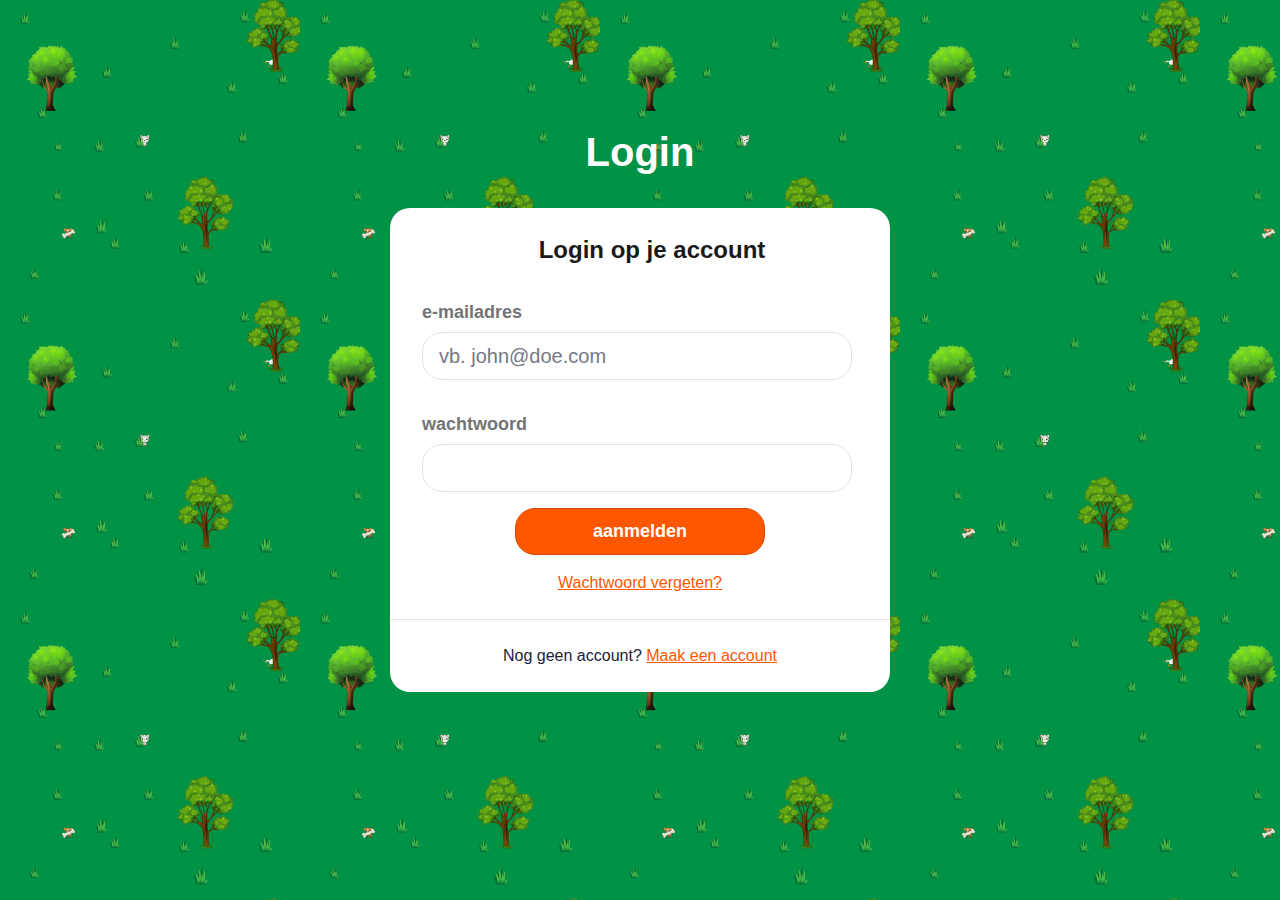
<file: sessiepage.html>
<!doctype html>
<html lang="en">
    <head>
        <meta charset="utf-8">
        <meta http-equiv="x-ua-compatible" content="ie=edge">
        <title>Drive a car - sessies</title>
        <meta name="description" content="This is my HTML5 boilerplate.">
        <meta name="viewport" content="width=device-width, initial-scale=1.0">
        <meta name="msapplication-TileColor" content="#091C2A">
        <meta name="theme-color" content="#091C2A">

        <link rel="icon" type="image/png" sizes="32x32" href="./assets/mct.png">
        <link rel="icon" type="image/png" sizes="16x16" href="./assets/mct.png">

        <link rel="stylesheet" href="./css/normalize.css">
        <link rel="stylesheet" href="./css/screen.css"> 
        <script src="./js/script/dataHandler.js"></script>  
        <script src="./js/script/key.js"></script>
        <script src="./js/gamefiles/GlobalVariables.js"></script>    
        <script src="./js/script/sessiePage.js"></script>
    </head>
    <body class="c-background-img">
        <section class="c-mainpage c-section">
            <div class="o-row o-row--lg">
                <div class="c-grid">
                    <div class="c-grid__item u-grid-column__title u-grid-row__title">
                        <div class="c-header">
                            <h1 class="c-title">
                                Sessies
                            </h1>
                        </div>
                    </div>
                    <div class="c-grid__item u-grid-column__card-session u-grid-row__card">
                        <div class="c-dropdown c-account c-session-account">
                            <button class="c-dropbtn">Account</button>
                            <div class="c-dropdown-content">
                                <a id="game" href="#">Start spel</a>
                                <a id="settings" href="#">Vragen</a>
                                <a id="highscores" href="#">Highscores</a>
                                <a id="logout" href="#">Log uit</a>
                            </div>
                        </div>
                        <div class="c-card c-main-card">       
                            <div class="c-session-card">
                                <div class="c-session-card-content">  
                                    <div class="c-session-card-title">
                                        <h1 class="c-card__questions-title">
                                            Kies een sessie die je wilt bekijken:
                                        </h1>
                                    </div>    
                                    <div class="c-session-card-select">
                                        <span class="c-custom-select c-custom-select__session">
                                            <select class="c-input js-sessionSelection" name="select" id="select">
                                                <option value="S-85741">Sessie 1</option>
                                                <option value="S-56847">Sessie 2</option>
                                                <option value="S-65984">Sessie 3</option>  
                                            </select>
                                            <svg class="c-custom-select__symbol-edit-index" xmlns="http://www.w3.org/2000/svg" viewBox="0 0 24 24">
                                                <path d="M7,10l5,5,5-5Z"/>
                                            </svg>
                                        </span>  
                                    </div>

                                    <div class="c-newSessionButton">
                                        <p class="c-button__question js-newSession">
                                            <button class="o-button-reset c-button" type="submit">Maak nieuwe sessie</button>
                                        </p>
                                    </div>

                                    <div class="c-session-card-results">
                                        <div class="c-table-title">
                                            <span class="c-custom-select c-custom-select__session-title">
                                                <select class="c-input js-sessionSelection" name="select" id="sortSelect">
                                                    <option value="player">Sorteer op naam</option>
                                                    <option value="score">Sorteer op score</option>
                                                    <option value="laneChanges">Sorteer op beweging</option>  
                                                    <option value="questionsAnswered">Sorteer op vragen</option> 
                                                </select>
                                                <svg class="c-custom-select__symbol-edit-index" xmlns="http://www.w3.org/2000/svg" viewBox="0 0 24 24">
                                                    <path d="M7,10l5,5,5-5Z"/>
                                                </svg>
                                            </span>
                                        </div>
                                        
                                        
                                        <div class="c-session-card-table">
                                            <table class="c-table">
                                                <tr class="c-table-row">
                                                    <th>Naam</th>
                                                    <th>Score</th> 
                                                    <th>Aantal bewegingen</th>
                                                    <th>Juiste vragen</th>
                                                </tr>
                                                <tr class="c-table-row">
                                                    <td>Steve</td>
                                                    <td>2840</td>
                                                    <td>47</td>
                                                    <td>3</td>
                                                </tr>
                                                <tr class="c-table-row">
                                                    <td>Steve</td>
                                                    <td>2840</td>
                                                    <td>47</td>
                                                    <td>3</td>
                                                </tr>
                                                <tr class="c-table-row">
                                                    <td>Steve</td>
                                                    <td>2840</td>
                                                    <td>47</td>
                                                    <td>3</td>
                                                </tr>
                                                <tr class="c-table-row">
                                                    <td>Steve</td>
                                                    <td>2840</td>
                                                    <td>47</td>
                                                    <td>3</td>
                                                </tr>
                                                <tr class="c-table-row">
                                                    <td>Steve</td>
                                                    <td>2840</td>
                                                    <td>47</td>
                                                    <td>3</td>
                                                </tr>
                                                <tr class="c-table-row">
                                                    <td>Steve</td>
                                                    <td>2840</td>
                                                    <td>47</td>
                                                    <td>3</td>
                                                </tr>
                                            </table>
                                        </div>
                                    </div>

                                    <div class="c-newSessionButton">
                                        <p class="c-button__question js-deleteASession">
                                            <button class="o-button-reset c-button">Verwijder deze sessie</button>
                                        </p>
                                    </div>  
                                </div>
                            </div>
                        </div>
                    </div>

                    <div class="c-grid__item u-grid-column__card-session u-grid-row__add-question c-card__no-grid-session">
                        <form class="c-card c-card__add c-newSession-card" action="#" onsubmit="return false;">
                            <div class="c-card__title">
                                <h1 class="c-card__add-title">
                                    Nieuwe sessie
                                </h1>
                            </div>

                            <svg class="c-close__button" xmlns="http://www.w3.org/2000/svg" xmlns:xlink="http://www.w3.org/1999/xlink" width="24" height="24" viewBox="0 0 24 24">
                                <image id="close_cross_delete_exit_remove_icon-1320085939816384527" data-name="close+cross+delete+exit+remove+icon-1320085939816384527" width="24" height="24" xlink:href="[data-uri]"/>
                            </svg>

                            <h2 class="c-card__add-question">
                                Naam van de sessie:
                            </h2>

                            <p class="c-form-field__admin">
                                <input class="c-input-question c-input" type="text" name="newSessionName" id="newSessionName" placeholder="vb. Les 1 - klas 5" >
                            </p>

                            <h2 class="c-card__add-question c-session-newId">
                                Selecteer een onderwerp die je in deze sessie wilt gebruiken
                            </h2>

                            <span class="c-custom-select__dropdown-edit c-select-width">
                                <select class="c-input c-delete__subject c-session-input" name="select" id="selectSessionSubject">
                                    <option value="wiskunde">Wiskunde</option>
                                    <option value="aardrijkskunde">Aardrijkskunde</option>
                                    <option value="spelling">Spelling</option>
                                </select>
                                <svg class="c-custom-select__symbol-edit-dropdown" xmlns="http://www.w3.org/2000/svg" viewBox="0 0 24 24">
                                    <path d="M7,10l5,5,5-5Z"/>
                                </svg>
                            </span> 
                            
                            <div class="c-session-checkbox">
                                <h2 class="c-card__add-question c-session-newId">
                                    Gebruik alle vragen (ook van andere gebruikers):
                                </h2>
    
                                <input class="o-hide-accessible  c-option--hidden js-checkboxEdit" type="checkbox" id="checkboxSession">
                                <label class="c-custom-option c-checkbox-session" for="checkboxSession">
                                    <span class="c-custom-option__fake-input c-custom-option__fake-input--checkbox">
                                        <svg class="c-custom-option__symbol" xmlns="http://www.w3.org/2000/svg" viewBox="0 0 9 6.75">
                                            <path d="M4.75,9.5a1,1,0,0,1-.707-.293l-2.25-2.25A1,1,0,1,1,3.207,5.543L4.75,7.086,8.793,3.043a1,1,0,0,1,1.414,1.414l-4.75,4.75A1,1,0,0,1,4.75,9.5" transform="translate(-1.5 -2.75)"/>
                                        </svg>
                                    </span>
                                </label>
                            </div>

                            <div class="c-add__vragenlijst">
                                <p class="c-button__question js-addNewSession">
                                    <button class="o-button-reset c-button" type="submit">Maak nieuwe sessie</button>
                                </p>
                            </div>
                        </form>
                    </div>

                    <div class="c-grid__item u-grid-column__add-question u-grid-row__add-question c-card__no-grid-session">
                        <div class="c-card c-card__add c-delete__session">
                            <h2 class="c-card__delete-title c-deleteSubject-title" id="js-deleteTitle">
                                Weet je zeker dat je de sessie 'Sessie hier' wilt verwijderen?
                            </h2>

                            <div class="c-delete__buttons">
                                <p class="c-button__question js-yesSession">
                                    <button class="o-button-reset c-button" type="submit">Ja</button>
                                </p>

                                <p class="c-button__question js-noSession">
                                    <button class="o-button-reset c-button" type="submit">Neen</button>
                                </p>
                            </div>
                        </div>
                    </div>

                    <div class="c-grid__item u-grid-column__add-question u-grid-row__add-question c-card__no-grid-session">
                        <div class="c-card c-card__add c-sessionId-card">
                            <div class="c-session-succes">
                                <h2 class="c-card__delete-title c-deleteSubject-title">
                                    Nieuwe sessie succesvol aangemaakt!
                                </h2>
    
                                <div class="c-newSessionId">
                                    <h2 class="c-card__add-question c-session-newId">
                                        Jouw nieuwe unieke sessie-id (lesnummer) is
                                    </h2>
        
                                    <div class="c-session-border">
                                        <h2 class="c-session-new-sessionId">
                                            S-123456
                                        </h2>
                                    </div>
                                </div>      
                            </div>
                            <svg class="c-close__button" id="newSessionClose" xmlns="http://www.w3.org/2000/svg" xmlns:xlink="http://www.w3.org/1999/xlink" width="24" height="24" viewBox="0 0 24 24">
                                <image id="close_cross_delete_exit_remove_icon-1320085939816384527" data-name="close+cross+delete+exit+remove+icon-1320085939816384527" width="24" height="24" xlink:href="[data-uri]"/>
                            </svg>
                        </div>
                    </div>

                    <!-- <div class="c-grid__item u-grid-column__add-question u-grid-row__add-question c-card__no-grid-session">
                        <form class="c-card c-card__add c-deleteSession-card" action="#" onsubmit="return false;">
                            <h2 class="c-card__add-question c-session-delete-title">
                                Selecteer de sessie dat je wilt verwijderen:
                            </h2>

                            <svg class="c-close__button" xmlns="http://www.w3.org/2000/svg" xmlns:xlink="http://www.w3.org/1999/xlink" width="24" height="24" viewBox="0 0 24 24">
                                <image id="close_cross_delete_exit_remove_icon-1320085939816384527" data-name="close+cross+delete+exit+remove+icon-1320085939816384527" width="24" height="24" xlink:href="[data-uri]"/>
                            </svg>

                            <span class="c-custom-select__dropdown-edit c-select-width">
                                <select class="c-input js-subjectSelect c-delete__subject" name="select" id="deleteSessionSelect">
                                    <option value="wiskunde">Wiskunde</option>
                                    <option value="aardrijkskunde">Aardrijkskunde</option>
                                    <option value="spelling">Spelling</option>
                                </select>
                                <svg class="c-custom-select__symbol-edit-dropdown" xmlns="http://www.w3.org/2000/svg" viewBox="0 0 24 24">
                                    <path d="M7,10l5,5,5-5Z"/>
                                </svg>
                            </span>  


                            <div class="c-add__vragenlijst">
                                <p class="c-button__question js-deleteSessionButton">
                                    <button class="o-button-reset c-button"type="submit">Verwijder sessie</button>
                                </p>
                            </div>
                        </form>
                    </div> -->
                </div>
            </div>
        </section>
    </body>
</html>
</file>
<file: css/screen.css>
/*------------------------------------*\
#FONTS
\*------------------------------------*/

/*------------------------------------*\
#Variables
\*------------------------------------*/

:root {
	/* Global colors */
	--global-color-alpha-x-light: #A5A4A4;
	--global-color-alpha-light: #747474;
	--global-color-alpha-lightest: #FFAB80;
	--global-color-alpha-lighter: #FF894D;
	--global-color-alpha: #FF5700;
	--global-color-alpha-dark: #D94A00;
	--global-color-alpha-x-dark: #1A1A1A;

	--global-color-neutral-xxxx-light: #f5f6fa;
	--global-color-neutral-xxx-light: #e2e3e7;
	--global-color-neutral-xx-light: #caccd4;
	--global-color-neutral-x-light: #b5b6c0;
	--global-color-neutral-light: #a0a1ad;
	--global-color-neutral: #8b8c9a;
	--global-color-neutral-dark: #757787;
	--global-color-neutral-x-dark: #606274;
	--global-color-neutral-xx-dark: #4b4c60;
	--global-color-neutral-xxx-dark: #35374d;
	--global-color-neutral-xxxx-dark: #20223a;

	--global-color-answer1:#e40000;
	--global-color-answer2: #009247;
	--global-color-answer3: #2c2c2c;
	--global-color-answer4: #3232b1;

	--global-color-correctanswer: #00BF5D;


	/* global page settings */
	--global-html-color: var(--global-color-neutral-xxxx-dark);
	--global-html-backgroundColor: #009247;
	--global-selection-backgroundColor: var(--global-color-alpha);

	/* borders */
	--global-borderRadius: 20px;
	--global-borderWidth: 1px;

	/* transitions */
	--transition: 0.1s ease-out;

	/* shadows */
	--shadow-color: #20223a15;
	--inset-shadow: var(--shadow-color);
	--global-input-focus-boxShadow: 0 0 0 1px;

	/* Baseline settings */
	--global-baseline: 8px;

	--global-whitespace: calc(var(--global-baseline) * 3); /* = 24px */

	--global-whitespace-xs: calc(var(--global-baseline) / 2); /* = 4px */
	--global-whitespace-sm: calc(var(--global-baseline) * 1); /*  = 8px */
	--global-whitespace-md: calc(var(--global-baseline) * 2); /*  = 16px */
	--global-whitespace-lg: calc(var(--global-baseline) * 4); /*  = 32px */
	--global-whitespace-xl: calc(var(--global-whitespace) * 2); /*  = 48px */
	--global-whitespace-xxl: calc(var(--global-whitespace) * 3); /*  = 72px */

	/* grid */
	--grid-baseline: 8px;
}

/*------------------------------------*\
#GENERIC
\*------------------------------------*/

/*
    Generic: Page
    ---
    Global page styles + universal box-sizing:
*/

html {
	color: var(--global-html-color);
	font-size: 16px;
	line-height: 1.5;
	font-family: 'Roboto', Helvetica, arial, sans-serif;
	box-sizing: border-box;
	-webkit-font-smoothing: antialiased;
	-moz-osx-font-smoothing: grayscale;
	height: 100vh;
	width: 100vw;
}



*,
*:before,
*:after {
	box-sizing: inherit;
}

/*
* Remove text-shadow in selection highlight:
* https://twitter.com/miketaylr/status/12228805301
*
* Customize the background color to match your design.
*/

::-moz-selection {
	background: var(--global-selection-backgroundColor);
	color: white;
	text-shadow: none;
}

::selection {
	background: var(--global-selection-backgroundColor);
	color: white;
	text-shadow: none;
}

/*------------------------------------*\
#Elements
\*------------------------------------*/

/*
Elements: Images
---
Default markup for images to make them responsive
*/

img {
	max-width: 100%;
	vertical-align: top;
}

/*
    Elements: typography
    ---
    Default markup for typographic elements
*/

h1,
h2,
h3 {
	font-weight: 600;
}

h1 {
	font-size: 36px;
	line-height: 48px;
	margin: 0 0 var(--global-whitespace);
}

h2 {
	font-size: 32px;
	line-height: 40px;
	margin: 0 0 var(--global-whitespace);
}

h3 {
	font-size: 26px;
	line-height: 32px;
	margin: 0 0 var(--global-whitespace);
}

h4,
h5,
h6 {
	font-size: 16px;
	font-weight: 600;
	line-height: 24px;
	margin: 0 0 var(--global-whitespace);
}

p,
ol,
ul,
dl,
table,
address,
figure {
	margin: 0 0 var(--global-whitespace);
}

ul,
ol {
	padding-left: var(--global-whitespace);
}

li ul,
li ol {
	margin-bottom: 0;
}

td,
th {
	border: 1px solid var(--global-color-alpha-lightest);
	border-collapse: collapse;
	color: var(--global-color-neutral-xxx-dark);
	font-size: 18px;
	padding: calc(var(--global-baseline) / 2);
	padding-left: calc(var(--global-baseline) * 2);
	padding-right: calc(var(--global-baseline) * 2);
}

td {
	text-align: center;
}

blockquote {
	font-style: normal;
	font-size: 23px;
	line-height: 32px;
	margin: 0 0 var(--global-whitespace);
}

blockquote * {
	font-size: inherit;
	line-height: inherit;
}

figcaption {
	font-weight: 400;
	font-size: 12px;
	line-height: 16px;
	margin-top: var(--global-whitespace-sm);
}

hr {
	border: 0;
	height: 1px;
	background: LightGrey;
	margin: 0 0 var(--global-whitespace);
}

a,
a:visited {
	transition: all var(--transition);
	color: var(--global-color-alpha);
	outline-color: var(--global-link-BoxShadowColor);
	outline-width: medium;
	outline-offset: 2px;
}

a:hover,
a:focus {
	color: var(--global-color-alpha-lightest);
}

a:active {
	color: var(--global-color-alpha-dark);
}

label,
input {
	display: block;
}

select {
	width: 100%;
}

input::placeholder {
	color: var(--global-color-neutral-dark);
}

/*------------------------------------*\
#OBJECTS
\*------------------------------------*/

/*
    Objects: Row
    ---
    Creates a horizontal row that stretches the viewport and adds padding around children
*/

.o-row {
	position: relative;
	padding: var(--global-whitespace) var(--global-whitespace) 0;
	height: 100vh;
	display: flex;
}

.o-row--lg {
	padding-top: var(--global-whitespace-xl);
	padding-bottom: var(--global-whitespace);
}

/*
    Objects: Container
    ---f
    Creates a horizontal container that sets de global max-width
*/

.o-container {
	margin-left: auto;
	margin-right: auto;
	max-width: 90em;
	width: 100%;
	justify-content: center;
	display: flex;
}

.o-list {
	list-style: none;
	padding: 0;
}

.o-list__ol {
	font-size: 18px;
	margin-left: calc(var(--global-baseline) * 3);
	margin-bottom: 0;
}
/*
    Objects: section
    ---
    Creates vertical whitespace between adjacent sections inside a row
*/

/*
    Objects: Layout
    ---
    The layout object provides us with a column-style layout system. This object
    contains the basic structural elements, but classes should be complemented
    with width utilities
*/

.o-layout {
	display: block;
	flex-wrap: wrap;
}

.o-layout__item {
	width: 100%;
}

/* gutter modifiers, these affect o-layout__item too */

.o-layout--gutter {
	margin: 0 -12px;
}

.o-layout--gutter > .o-layout__item {
	padding: 0 calc(var(--global-whitespace) / 2);
}

.o-layout--gutter-sm {
	margin: 0 -6px;
}

.o-layout--gutter-sm > .o-layout__item {
	padding: 0 6px;
}

.o-layout--gutter-lg {
	margin: 0 -24px;
}

.o-layout--gutter-lg > .o-layout__item {
	padding: 0 24px;
}

.o-layout--gutter-xl {
	margin: 0 -48px;
}

.o-layout--gutter-xl > .o-layout__item {
	padding: 0 var(--global-whitespace-xl);
}

/* reverse horizontal row modifier */

.o-layout--row-reverse {
	flex-direction: row-reverse;
}

/* Horizontal alignment modifiers*/

.o-layout--justify-start {
	justify-content: flex-start;
}

.o-layout--justify-end {
	justify-content: flex-end;
}

.o-layout--justify-center {
	justify-content: center;
}

.o-layout--justify-space-around {
	justify-content: space-around;
}

.o-layout--justify-space-evenly {
	justify-content: space-evenly;
}

.o-layout--justify-space-between {
	justify-content: space-between;
}

/* Vertical alignment modifiers */

.o-layout--align-start {
	align-items: flex-start;
}

.o-layout--align-end {
	align-items: flex-end;
}

.o-layout--align-center {
	align-items: center;
}

.o-layout--align-baseline {
	align-items: baseline;
}

/* Vertical alignment modifiers that only work if there is one than one flex item */

.o-layout--align-content-start {
	align-content: start;
}

.o-layout--align-content-end {
	align-content: end;
}

.o-layout--align-content-center {
	align-content: center;
}

.o-layout--align-content-space-around {
	align-content: space-around;
}

.o-layout--align-content-space-between {
	align-content: space-between;
}

.o-hide-accessible {
	position: absolute;
	width: 1px;
	height: 1px;
	padding: 0;
	margin: -1px;
	overflow: hidden;
	clip: rect(0, 0, 0, 0);
	border: 0;
}

/*------------------------------------*\
#COMPONENTS
\*------------------------------------*/

@media (min-width: 768px){
	.c-background-img-mainpage{
		background-image: url('../assets/roadBackground.png'), url('../assets/roadBackground.png'), url('../assets/background.png');
		background-repeat: repeat-y, repeat-y, repeat;
		background-position: left, right, center;
		background-size: 450px, 450px, 500px;
		background-color: var(--global-html-backgroundColor);
		overflow: hidden;
	}
}

.c-background-img{
	overflow-x: hidden;
	background-image: url('../assets/background.png');
	background-repeat: repeat;
	background-size: 300px;
	background-attachment: fixed;
	
}


.c-mainpage {
	display: flex;
	justify-content: center;
}

@media (min-width: 1024px){
	.c-grid {
		display: grid;
		grid-template-columns: repeat(20, 70px);
		grid-gap: calc(var(--grid-baseline) * 2);
		grid-template-rows: repeat(16, 64px);
	}
}


@media (min-width: 1024px){
	.c-grid-mainpage {
		display: grid;
		grid-template-columns: repeat(20, auto);
		grid-gap: calc(var(--grid-baseline) * 2);
		grid-template-rows: repeat(auto, auto);
	}
}


.c-grid__item {
	grid-column: span 10;
}

.c-header {
	text-align: center;
	display: block;
}

.c-title {
	font-size: 40px;
	color: white;
	justify-content: center;
	margin-bottom: 0;
}

.c-card {
	--graph-backgroundColor: white;
	--graph-borderRadius: var(--global-borderRadius);
	background-color: var(--graph-backgroundColor);
	margin-bottom: var(--global-whitespace);
	border-radius: var(--graph-borderRadius);
	overflow: hidden;
	box-shadow: 0 0 0 1px (0, 0, 0, 0.05), 0 2px 4px rgba(0, 0, 0, 0.075);
	display: block;
	position: relative;
}

.c-animated-car1{
	display: none;
}

.c-animated-car2{
	display: none;
}

.c-animated-car3{
	display: none;
}

.c-animated-car4{
	display: none;
}

@media (min-width: 768px){
	.c-animated-car1{
		display: block;
		position: absolute;
		bottom: 10px;
		left: 120px;
		animation-name: car;
		animation-duration: 3s;
		animation-iteration-count: infinite;
		z-index: 0;
	}
	
	.c-animated-car2{
		display: block;
		position: absolute;
		bottom: 10px;
		right: 180px;
		animation-name: car;
		animation-duration: 5s;
		animation-iteration-count: infinite;
		z-index: 0;
	}

	.c-animated-car3{
		display: block;
		position: absolute;
		bottom: 10px;
		left: 180px;
		animation-name: car3;
		animation-duration: 7s;
		animation-iteration-count: infinite;
		z-index: 0;
	}

	.c-animated-car4{
		display: none;
		position: absolute;
		bottom: 10px;
		right: 290px;
		animation-name: car;
		animation-duration: 9s;
		animation-iteration-count: infinite;
		z-index: 0;
	}
}

@media(min-width: 1024px){
	.c-animated-car4{
		display: block;
	}
}


@media(min-width: 768px) {
	@keyframes car {
		0% {bottom: -100px;}
		100% {bottom: 1200px;}
	}

	@keyframes car3 {
		0% {bottom: -100px;}
		100% {bottom: 1300px;}
	}
}



.c-card__players {
	display: block;
	margin-left: calc(var(--global-baseline) * 2);
	
}

@media(min-width: 768px){
	.c-card__players{
		display: flex;
		margin-left: 0;
	}
}



.c-card__dropdowns {
	display: block;
}

.c-carSpeed {
	display: block;
}


.c-obstacles {
	display: block;
}

@media(min-width: 768px){
	.c-obstacles {
		display: flex;
	}

	.c-carSpeed {
		display: flex;
	}
}

.c-slider {
	padding-top: calc(var(--global-baseline));
	margin-top: var(--global-baseline);
	display: flex;
	justify-content: start;
	margin-left: calc(var(--global-baseline) * 2);
}

@media(min-width: 768px){
	.c-slider{
		display: block;
		margin-left: 0;
	}
}

.c-slider-input {
	-webkit-appearance: none;
	appearance: none;
	height: 6px;
	background: var(--global-color-neutral-x-light); 
	outline: none;
	border-radius: 5px;
  }

.c-slider-input:hover {
	opacity: 1; 
}

.c-slider-input::-webkit-slider-thumb {
	-webkit-appearance: none;
	appearance: none;
	width: 15px;
	height: 15px;
	border-radius: 10px;
	background: var(--global-color-alpha-lighter);
	border: solid 1px var(--global-color-alpha-x-dark);
	cursor: pointer;
}

.c-slider-output{
	display: flex;
	justify-content: center;
	padding-top: calc(var(--global-baseline) / 2);
}



.c-card__difficulty-title {
	padding-top: var(--global-baseline);
	font-size: 24px;
	line-height: var(--global-whitespace);
	color: var(--global-color-alpha-light);
	margin-left: calc(var(--global-baseline) * 2);
	margin-top: calc(var(--global-baseline) * 2);
	display: flex;
	justify-content: center;
}


.c-card__difficulty-subtitle {
	font-size: 18px;
	line-height: var(--global-whitespace);
	color: var(--global-color-alpha-light);
	margin-right: calc(var(--global-baseline) * 1);
	margin-left: calc(var(--global-baseline) * 2);
	margin-top: var(--global-baseline);
	display: block;
}

@media(min-width: 768px){
	.c-card__difficulty-title{
		margin-left: 0;
	}

	.c-card__difficulty-subtitle{
		margin-right: calc(var(--global-baseline) * 3);
		margin-left: 0;
	}
}



.c-card__players-title {
	padding-top: var(--global-baseline);
	font-size: 24px;
	line-height: var(--global-whitespace);
	color: var(--global-color-alpha-light);
	margin-right: calc(var(--global-baseline) * 3);
	margin-top: calc(var(--global-baseline) * 2);
	margin-bottom: 0;
	display: block;
}


.c-form-fields {
	padding-top: calc(var(--global-baseline) * 2);
}


.c-custom-select {
	margin-top: 0px;
	width: 80%;
	display: block;
	position: relative;
	margin-left: calc(var(--global-baseline) * 4);
	margin-bottom: calc(var(--global-baseline) * 2);
}

.c-custom-select__startpage{
	margin-top: 0px;
	width: 93%;
	display: block;
	position: relative;
	margin-bottom: calc(var(--global-baseline) * 2);
}



@media (min-width: 768px){
	.c-custom-select{
		width: 35%;
	}

	.c-custom-select__startpage{
		width: 110%;
	}
}

@media (min-width: 1024px){
	.c-custom-select{
		width: 20%;
		margin-left: 0;
	}

}


.c-table-title {
	display: flex;
	justify-content: center;
}

@media(min-width: 768px){
	.c-table-title{
		justify-content: flex-end;
	}
}

.c-custom-select__session {
	width: 80%;
	margin-left: 0;
}

@media(min-width: 768px){
	.c-custom-select__session {
		width: 70%;
	}
}


.c-custom-select__dropdown-edit {
	margin-top: 0px;
	width: 80%;
	display: block;
	position: relative;
	margin-bottom: calc(var(--global-baseline) * 4);
}

@media(min-width: 768px){
	.c-custom-select__dropdown-edit{
		width: 30%;
		margin-bottom: 0;
	}
}

@media(min-width: 1024px){
	.c-custom-select__dropdown-edit{
		width: 20%;
		margin-bottom: 0;
	}
}

.c-custom-select__session-title{
	width: 80%;
	margin-left: 0;
}

@media(min-width: 768px){
	.c-custom-select__session-title{
		width: 50%;
		margin-left: calc(var(--global-baseline) * 4);
	}
}


.c-input {
	-webkit-appearance: none;
	-moz-appearance: none;
	appearance: none;
	width: 100%;
	border: var(--global-borderWidth) solid var(--global-color-neutral-xxx-light);
	border-radius: var(--global-borderRadius);
	background-color: white;
	color: var(--global-color-neutral-xxxx-dark);
	font-family: inherit;
	font-size: 20px;
	line-height: calc(var(--global-baseline) * 3);
	padding: calc(var(--global-baseline) * 1.5 - var(--global-borderWidth)) var(--global-whitespace-md);
	outline: none;
	transition: border var(--transition);
	box-shadow: var(--transition);
}

.c-input-question {
	width: 92%;
	margin-left: calc(var(--global-baseline) * 4);
}

.c-input-subject {
	width: 65%;
}

.c-input-name {
	width: 93%;
}

.c-players {
	display: block;
	width: 100%;
	margin-bottom: 0;
}

.c-player1{
	display: block;	
}


@media(min-width: 768px){
	.c-player1 {
		display: flex;
		margin-right: calc(var(--global-baseline) * 8);
	}

	.c-input-name{
		width: 60%;
		margin-left: calc(var(--global-baseline) * 4);
	}
}


@media(min-width: 1024px){
	.c-subject {
		display: flex;
		width: 80%;
	}

	.c-player1{
		margin-right: calc(var(--global-baseline) * 2);
	}
}

.c-dropdown-card{
	display: none;
	width: 320px;
}

@media(min-width: 768px){
	.c-dropdown-card{
		width: auto;
	}
}

.c-gameId__title {
	padding-top: var(--global-baseline);
	padding-left: var(--global-baseline);
	font-size: 28px;
	line-height: var(--global-whitespace);
	color: var(--global-color-alpha-light);
	margin-bottom: 0;
	margin-right: calc(var(--global-baseline) * 3);
	padding-left: calc(var(--global-baseline) * 4);
	display: flex;
	justify-content: center;
	align-self: center;
}

.c-gameIdAvailable {
	display: none;
	margin-bottom: calc(var(--global-baseline) * 2);
}

.c-hasNoGameId{
	display: none;
}

.c-hasGameId{
	display: none;
}


.c-gameId__input{
	display: flex;
	justify-content: center;
	margin-bottom: 0;
}

.c-player2{
	display: none;
}

.c-input-answer{
	margin-left: var(--global-baseline);
}


.c-input:hover {
	border-color: var(--global-color-neutral-xx-light);
}

.c-input:focus,
.c-input:active {
	border-color: var(--global-color-alpha);
	box-shadow: var(--global-color-alpha-x-dark);
}

.c-custom-select__symbol {
	width: var(--global-whitespace);
	height: var(--global-whitespace);
	position: absolute;
	height: 44px;
	top: 2px;
	right: calc(var(--global-baseline) * 5.25);
	pointer-events: none;
	fill: var(--global-color-neutral-x-light);
	border-right: var(--global-borderWidth) solid var(--global-color-neutral-xxx-light);
}	


.c-custom-select__symbol-edit-index {
	pointer-events: none;
	width: var(--global-whitespace);
	height: var(--global-whitespace);
	position: absolute;
	top: calc(var(--global-whitespace) / 2);
	right: calc(var(--global-whitespace) / 2);
	fill: var(--global-color-neutral-x-light);
	padding-left: calc(var(--global-baseline) / 4);
	border-radius: var(--global-borderRadius);
}


.c-custom-select__symbol-edit {
	width: var(--global-whitespace);
	height: var(--global-whitespace);
	position: absolute;
	top: calc(var(--global-whitespace) / 2);
	right: calc(var(--global-whitespace) / 2);
	fill: var(--global-color-neutral-x-light);
	padding-left: calc(var(--global-baseline) / 4);
}

.c-custom-select__symbol-edit-dropdown {
	pointer-events: none;
	width: var(--global-whitespace);
	height: var(--global-whitespace);
	position: absolute;
	top: calc(var(--global-whitespace) / 2);
	right: calc(calc(var(--global-whitespace) / 2) * -1);
	fill: var(--global-color-neutral-x-light);
	padding-left: calc(var(--global-baseline) / 4);
	border-radius: var(--global-borderRadius);
}



.c-pick-subject{
	display: block;
}

@media(min-width: 768px){
	.c-pick-subject{
		display: flex;
	}
}

.c-session-card {
	display: flex;
	justify-content: center;
	width: 310px;
}

@media(min-width: 768px){
	.c-session-card{
		width: 500px;
	}
}

@media(min-width: 1024px){
	.c-session-card {
		width: auto;
	}
}



.c-session-card-select {
	display: flex;
	justify-content: center;
}

.c-session-border {
	margin-bottom: calc(var(--global-baseline) * 2);
	display: flex;
	justify-content: center;

}

.c-session-input{
	margin-bottom: calc(var(--global-baseline) * 2);
}

.c-session-checkbox {
	display: flex;
	margin-bottom: calc(var(--global-baseline) * 2);
}

.c-session-new-sessionId{
	padding-left: var(--global-baseline);
	margin-bottom: 0;
	border: 1px solid var(--global-color-neutral-xxx-light);
	border-radius: var(--global-borderRadius);
	color: var(--global-color-alpha);
	font-size: 24px;
	width: 30%;
}


.c-your-score{
	margin-top: calc(var(--global-baseline) * 4);
}


.c-session-card-title {
	margin-top: calc(var(--global-baseline) * 2);
	display: flex;
	justify-content: center;
}

.c-delete__subject{
	margin-left: calc(var(--global-baseline) * 4);	
}


.c-card__questions {
	margin-top: calc(var(--global-baseline) * 2);
}

.c-sessionId-card{
	display: none;
}

.c-card__questions-title{
	padding-top: var(--global-baseline);
	padding-left: var(--global-baseline);
	font-size: 24px;
	line-height: var(--global-whitespace);
	color: var(--global-color-alpha-light);
	margin-bottom: calc(var(--global-baseline) * 2);
	margin-right: calc(var(--global-baseline) * 3);
	padding-left: calc(var(--global-baseline) * 4);
	display: block;
}


.c-list__item{
	margin-left: calc(var(--global-baseline) * 4);
	margin-right: calc(var(--global-baseline) * 4);
	display: flex;
	justify-content: space-between;
	border: var(--global-borderWidth) solid var(--global-color-neutral-xxx-light);
	border-radius: var(--global-borderRadius);
	align-items: center;
}



.c-list__item-question{
	padding-top: var(--global-baseline);
	padding-left: var(--global-baseline);
	font-size: 16px;
	line-height: var(--global-whitespace);
	color: var(--global-color-alpha-light);
	margin-bottom: var(--global-baseline);
	margin-right: calc(var(--global-baseline) * 3);
	padding-left: calc(var(--global-baseline) * 4);
	display: block;
}

.c-list__logos{
	padding-right: calc(var(--global-baseline) * 2);
	padding-top: calc(var(--global-baseline) / 2);

}

.c-list__question-answers{
	margin-top: calc(var(--global-baseline));
	margin-left: calc(var(--global-baseline) * 4);
	margin-right: calc(var(--global-baseline) * 4);
	margin-bottom: calc(var(--global-baseline) * 5);
	justify-content: center;
}


.c-answers{
	display: block;
}

.c-answerlist {
	display: flex;
	justify-content: center;
}


.c-list__answers{
	border: var(--global-borderWidth) solid var(--global-color-neutral-xxx-light);
	border-radius: var(--global-borderRadius);
	padding: var(--global-baseline);
	padding-right: calc(var(--global-baseline) * 4);
	padding-left: calc(var(--global-baseline) * 4);
	justify-content: center;
	width: 100%;
	display: flex;
	margin-bottom: calc(var(--global-baseline) * 2);
}
.c-correct{
	color: white;
	background-color: var(--global-color-correctanswer);
}

@media(min-width: 768px){
	.c-answers{
		display: flex;
		justify-content: space-evenly;
	}

	.c-list__answers {
		width: 40%;
	}

	.c-answerlist{
		display: block;
	}
}

@media(min-width: 1024px){
	.c-answers{
		display: flex;
		width: 50%;
	}

	.c-list__question-answers{
		display: flex;
		justify-content: space-evenly;
	}

	.c-list__answers{
		width: 100%;
		margin-left: calc(var(--global-baseline) * 2);
		margin-right: calc(var(--global-baseline) * 2);
	}
}


.c-buttons{
	display: flex;
	justify-content: flex-end;
	align-content: center;
	margin-left: calc(var(--global-baseline) * 4);
	margin-right: calc(var(--global-baseline) * 4);
}

.c-button-play {
	margin-bottom: calc(var(--global-baseline));
}

.c-button {
	font-size: 16px;
	font-weight: 700;
	border-radius: var(--global-borderRadius);
	border: 1px solid var(--global-color-alpha-dark);
	background-color: var(--global-color-alpha);
	color: white;
	padding: 12px 12px;
	width: 250px;
	outline: none;
	transition: all var(--transition-alpha);
}

.c-button:hover {
	background-color: var(--global-color-alpha-lighter);
}

.c-button:focus {
	background-color: var(--global-color-alpha);
	box-shadow: 0 0 0 3px var(--global-color-alpha-lightest);
}

.c-newSessionButton {
	display: flex;
	justify-content: center;
	margin-bottom: calc(var(--global-baseline) * 4);
}

@media(min-width: 768px){
	.c-newSessionButton{
		margin-left: calc(var(--global-baseline) * 4);
	}
}

.c-button:active {
	background-color: var(--global-color-alpha-dark);
	box-shadow: none;
}

.c-button__play {
	font-size: 36px;
	margin-top: calc(var(--global-baseline) * 3)
}

.c-main-card {
	opacity: 1;
}

.c-top-three {
	display: flex;
	justify-content: center;
	list-style: none;
	margin-top: calc(var(--global-baseline) * 8);
}

.c-top-ten {
	display: flex;
	justify-content: center;
	margin-top: calc(var(--global-baseline) * 4);
	font-size: 18px;
}

.c-score-top-ten{
	list-style: none;
	margin-left: var(--global-whitespace-l);
}

.c-number-one{
	position: relative;
	height: 200px;
	width: 200px;
	display: flex;
	justify-content: center;
	background-color: #FFD700;
	border: 1px solid var(--global-color-neutral-x-dark);
}

.c-number-two{
	position: relative;
	height: 133px;
	width: 200px;
	display: flex;
	justify-content: center;
	background-color: #C0C0C0;
	align-self: flex-end;
	border: 1px solid var(--global-color-neutral-x-dark);
	border-right: 0;
}

.c-number-three{
	position: relative;
	height: 100px;
	width: 200px;
	display: flex;
	justify-content: center;
	background-color: #CD7F32;
	align-self: flex-end;
	border: 1px solid var(--global-color-neutral-x-dark);
	border-left: 0;
}

.c-person{
	display: flex;
	justify-content: center;
	width: 190px;
	position: absolute;
	top: -40px;
	left: 0;
	font-size: 28px;
	color: var(--global-color-neutral-xx-dark);
	z-index: 2;
}

.c-your-scoreColor {
	color: var(--global-color-alpha);
}

.c-rank{
	display: flex;
	justify-content: center;
	font-size: 32px;
	margin-bottom: calc(var(--global-baseline));
	color: white;
}

.c-score {
	display: flex;
	justify-content: center;
	margin-bottom: 0;
	font-size: 18px;
}


.c-number-two-content {
	display: flex;
	align-self: flex-end;
}

.c-ol-highscores {
	width: 600px;
}


.c-blinking-text{
    animation:blinkingText 2s infinite;
}
@keyframes blinkingText{
    0%{     color: var(--global-color-neutral-xxx-dark);    }
    49%{    color: var(--global-color-neutral-xxx-dark);  }
    60%{    color: transparent; }
    99%{    color:transparent;  }
    100%{   color: var(--global-color-neutral-xxx-dark);    }
}
/* game allignement */
.c-game {
	display: grid;
	width: 100%;
	height: 100%;
	grid:auto / 25% 50% 25%;
	grid-gap: 10px;
}
.c-splash-title{
	margin-top: calc(var(--global-baseline)*2);
	display: flex;
	flex-direction: column;
	width: 100%;
	align-items: center;
}
.c-gamePage{
	display: flex;
	flex-direction: column;
	width: 100%;
	height: 100%;
	justify-content: center;
	align-items: center;
}
.c-splash-page{
	height: unset;
}
.c-splash-video{
	width: 50vh;
	height: 50vh;
}

.c-gameQuestion {
	position: relative;
}

.c-timer{
	position: absolute;
	top: 100px;
	font-size: 40px;
}

.c-gameQuestion ul {
	display: flex;
}
.c-gameQuestion li {
	padding: 16px;
	margin: 16px;
	/*background-color: var(--global-color-alpha);*/
	color: var(--global-color-neutral-xxxx-light);
	border-radius: var(--global-borderRadius);
	font-weight: bolder;
	font-size: 36px;
	padding: calc(var(--global-baseline)*5) calc(var(--global-baseline)*8);
	border: 5px solid white;
}

.c-gameQuestion li:nth-of-type(1){
	background-color: var(--global-color-answer1)
}
.c-gameQuestion li:nth-of-type(2){
	background-color: var(--global-color-answer2);
}
.c-gameQuestion li:nth-of-type(3){
	background-color: var(--global-color-answer3);
}
.c-gameQuestion li:nth-of-type(4){
	background-color: var(--global-color-answer4);
}
.c-selected{
	border: 5px solid var(--global-color-alpha) !important;
}

.c-lanes li{
	padding: 28px;
	margin: var(--global-whitespace-xs);
}

.c-game-card {
	margin: 2.5vh 0;
	height: 95vh;
	width: 95vw;
	display: flex;
	align-items: center;
}
.c-start-card{
	width: 60%;
}

.c-vid-icon-left {
	display: flex;
	justify-content: center;
}


.c-game-score {
	padding: 20px;
	grid-column: 0;
	grid-row: 0;
	display: flex;
	flex-direction: column;
	justify-content: space-between;
	align-items: center;
}
.c-game-icons {
	height: 100%;
	display: flex;
	flex-direction: column;
	align-items: center;
	justify-content: space-evenly;
}
.c-game-icons img {
	max-width: 80px;
	max-height: 80px;
}
.c-game-branding {
	justify-self: flex-end;
}
.c-game-branding-row {
	display: flex;
	justify-content: space-evenly;
	align-items: center;
}
.c-game-branding-row img {
	max-width: 120px;
	height: auto;

}
.c-hearts{
	align-self: center;
	margin: auto;
}
.c-game-highscore {
	padding: 20px;
	grid-column: 3;
	grid-row: 0;
	text-align: left;
	display: flex;
	flex-direction: column;
	justify-content: space-between;
}
.c-game-highscorelist{
	display: block;
}
.c-leaderboard-currentplayer{
	color: var(--global-color-alpha);
}
.c-phaser {
    display: flex;
    justify-content: center;
    align-items: center;
}

.c-add-card {
	display: none;
	width: 320px;
}

.c-edit-card {
	display: none;
	width: 320px;
}



.c-newGame-card{
	display: flex;
	flex-direction: column;
	align-items: center;
	width: 270px;
	z-index: 1;
	
}

@media(min-width: 768px){
	.c-newGame-card{
		width: auto;
	}

	.c-edit-card{
		width: auto;
	}

	.c-add-card{
		width: auto;
	}
}

.c-card__no-grid{
	position: fixed;
	top: 100px;	
}

.c-card__no-grid-session{
	position: fixed;
	top: 100px;
	left: 0%;
}

@media(min-width: 768px){
	.c-card__no-grid-session{
		top: 150px;
		left: 10%;
		width: 80%;
	}
}

@media(min-width: 768px){
	.c-card__no-grid{
		top: 100px;
		left: 10%;
		width: 80%;
	}
}

@media(min-width: 1024px){
	.c-card__no-grid{
		top: 200px;
		left: 7%;
		width: 60%;
	}

	.c-card__no-grid-session{
		top: 200px;
		left: 7%;
		width: 60%;
	}	
}

@media(min-width: 1440px){
	.c-card__no-grid{
		top: 100px;
		left: 20%;
		width: 60%;
	}
	
	.c-card__no-grid-session{
		top: 200px;
		left: 20%;
		width: 50%;
	}
	
}

@media(min-width: 1920px){
	.c-card__no-grid{
		top: 100pxpx;
		left: 25%;
		width: 50%;
	}	

	.c-card__no-grid-session{
		top: 200px;
		left: 30%;
		width: 40%;
	}
}

@media(min-width: 2160px){
	.c-card__no-grid{
		top: 200px;
		left: 25%;
		width: 50%;
	}	
	.c-splash-page{
		height: 100vh;
	}
}

.c-card__add-title {
	padding-top: var(--global-baseline);
	padding-left: var(--global-baseline);
	font-size: 32px;
	line-height: calc(var(--global-whitespace) * 1.5);
	color: var(--global-color-alpha-light);
	margin-right: calc(var(--global-baseline) * 3);
	margin-top: calc(var(--global-baseline) * 2);
	padding-left: calc(var(--global-baseline) * 4);
	display: block;
}

.c-card__login-title {
	padding-top: var(--global-baseline);
	padding-left: var(--global-baseline);
	font-size: 32px;
	line-height: calc(var(--global-whitespace) * 1.5);
	color: var(--global-color-alpha-light);
	margin-right: calc(var(--global-baseline) * 3);
	margin-top: calc(var(--global-baseline) * 2);
	padding-left: calc(var(--global-baseline) * 2);
	display: block;
}

@media(min-width: 768px){
	.c-card__add-title{
		line-height: var(--global-whitespace);
	}

	.c-card__login-title{
		margin-left: calc(var(--global-baseline) * 4);
	}
}

.c-card__player1-title {
	padding-top: var(--global-baseline);
	font-size: 24px;
	line-height: var(--global-whitespace);
	color: var(--global-color-alpha-light);
	margin-right: calc(var(--global-baseline) * 3);
	padding-left: 0;
	display: block;
}




.c-card__carColor-title {
	padding-top: var(--global-baseline);
	font-size: 24px;
	line-height: var(--global-whitespace);
	color: var(--global-color-alpha-light);
	margin-right: calc(var(--global-baseline) * 3);
	display: block;
}


.c-card__player1-name{
	padding-top: var(--global-baseline);
	padding-left: var(--global-baseline);
	font-size: 24px;
	line-height: var(--global-whitespace);
	color: var(--global-color-alpha-light);
	margin-right: calc(var(--global-baseline) * 3);
	margin-bottom: calc(var(--global-baseline) * 2);
	padding-left: 0;
	display: block;
}

.c-card__space {
	padding-top: var(--global-baseline);
	padding-left: var(--global-baseline);
	font-size: 24px;
	line-height: var(--global-whitespace);
	color: var(--global-color-alpha-light);
	margin-right: calc(var(--global-baseline) * 3);
	padding-left: 0;
	display: none;
}

@media(min-width: 768px){
	.c-card__player1-title{
		padding-left: calc(var(--global-baseline) * 4);
	}

	.c-card__player1-name {
		padding-left: calc(var(--global-baseline) * 4);
		margin-bottom: calc(var(--global-baseline) * 3);
	}

	.c-card__space {
		display: block;
	}

}
.c-card__add-question{
	padding-top: var(--global-baseline);
	padding-left: var(--global-baseline);
	font-size: 24px;
	line-height: var(--global-whitespace);
	color: var(--global-color-alpha-light);
	margin-right: calc(var(--global-baseline) * 3);
	padding-left: calc(var(--global-baseline) * 4);
	display: block;
}

.c-card__delete-title{
	padding-top: var(--global-baseline);
	padding-left: var(--global-baseline);
	font-size: 24px;
	line-height: var(--global-whitespace);
	color: var(--global-color-alpha-light);
	margin-right: calc(var(--global-baseline) * 3);
	margin-top: calc(var(--global-baseline) * 4);
	margin-bottom: calc(var(--global-baseline) * 4);
	padding-left: calc(var(--global-baseline) * 4);
	display: flex;
	justify-content: center;
}

.c-label--options{
	display: flex;
	align-items: center;
}

.c-delete-card {
	display: none;
}

.c-deleteSubject-card {
	display: none;
}

.c-card__title {
	display: block;
}

@media(min-width: 768px){
	.c-card__title{
		display: flex;
		justify-content: center;
	}
}

.c-card__add {
	justify-content: center;
}

.c-close__button{
	position: absolute;
	top: 30px;
	right: 20px;
	height: 28px;
	width: 28px;
}

@media(min-width: 768px){
	.c-close__button{
		top: 20px;
		right: 20px;
	}
}

.c-warning {
	font-size: 20px;
	margin-left: calc(var(--global-baseline) * 3);
	color: var(--global-color-alpha);
	display: none;
}

.c-warning-edit {
	font-size: 20px;
	margin-left: calc(var(--global-baseline) * 3);
	color: var(--global-color-alpha);
	display: none;
}

.c-add__vragenlijst{
	display: flex;
	justify-content: center;
}

@media(min-width: 768px){
	.c-add__vragenlijst{
		width: 93%;
		margin-left: calc(var(--global-baseline) * 3);
		margin-right: calc(var(--global-baseline) * 3);
		justify-content: flex-end;
	}
}

.c-delete__buttons{
	display: block;
	width: 93%;
}

.c-video-row {
	display: flex;
	justify-content: space-evenly;
}

.c-side-vid-right{
	font-size: 24px;
	width: 250px;
	display: flex;
}

.c-side-vid-left{
	font-size: 24px;
	width: 250px;
	display: flex;
}

.c-left-side-vid{
	display: flex;
	align-self: center;
}

.c-right-side-vid{
	margin-left: calc(var(--global-baseline) * 4);
	display: flex;
	align-self: center;
	justify-content: center;
	margin-right: -25px;
}

.c-right-side-vid-icons{
	height: 50px;
	width: 50px;
}

.c-left-side-vid-icons {
	height: 60px;
	margin-right: calc(var(--global-baseline) * 6);
}



@media(min-width: 768px){
	.c-delete__buttons{
		display: flex;
		margin-left: calc(var(--global-baseline) * 3);
		margin-right: calc(var(--global-baseline) * 3);
		justify-content: space-between;
	}
}

.c-form__login-email {
	width: 100%;
	margin-left: calc(var(--global-baseline) * -2);
}

.c-form__login-password {
	width: 100%;
	margin-left: calc(var(--global-baseline) * -2);
	margin-bottom: 0;
}



.c-form-field__answers {
	width: 100%;
	padding-right: calc(var(--global-baseline) * 2);
}

@media(min-width: 768px){
	.c-form-field__answers{
		width: 50%;
	}

	.c-form__login-email{
		margin-left: 0;
	}

	.c-form__login-password {
		margin-left: 0;
	}
}

.c-form-field__admin {
	width: 87%;
}

@media(min-width: 768px){
	.c-form-field__admin{
		width: 97%;
	}
}

@media(min-width: 1024px){
	.c-form-field__admin{
		width: auto;
	}
}

.c-dropdown__values {
	width: 20%;
	padding-right: calc(var(--global-baseline) * 2);
}


.c-list__item-answer {
	display: flex;
	align-content: center;
} 

.c-goQuicker{
	display: flex;
}

.c-session-card-results-title{
	padding-top: calc(var(--global-baseline) * 1.5);
	font-size: 24px;
}

.c-session-card-table{
	display: flex;
	justify-content: center;
}

.c-table {
	width: 100%;
	border: 1px solid var(--global-color-alpha-x-dark);
	border-collapse: collapse;
}

.c-table-row {
	border: 1px solid var(--global-color-alpha-x-dark);
	border-collapse: collapse;
}


.c-custom-option {
	--custom-option__symbol-Fill: var(--global-color-alpha);
	width: 20%;
	margin-top: calc(var(--global-baseline) * 2);
}	

@media(min-width: 768px){
	.c-custom-option{
		width: 100%;
	}
}

.c-custom-options {
	--custom-option__symbol-Fill: var(--global-color-alpha);
	width: 0%;
	margin-top: calc(var(--global-baseline) * 2);
}

.c-custom-option__fake-input {
	display: flex;
	align-items: center;
	justify-content: center;
	width: var(--global-whitespace-md);
	height: var(--global-whitespace-md);
	margin-right: var(--global-whitespace-sm);
	background: white;
	border: var(--global-borderWidth) solid var(--toggle-borderColor, var(--global-color-neutral-xxx-light));
	box-shadow: var(--custom-option-boxShadow, 0);
	transition: border var(--transition);
	box-shadow: var(--toggle-boxShadow, 0);
}


.c-delete__session{
	display: none;
}

@media (min-width: 768px){
	.c-select-width {
		width: 30%;
	}
}

.c-deleteSession-card {
	display: none;
}

.c-session-card-button {
	display: flex;
	justify-content: flex-end;
}


.c-custom-option__fake-input:focus,
.c-custom-option__fake-input:active {
	--toggle-borderColor: var(--global-color-alpha);
}

.c-option--hidden:focus + .c-custom-option,
.c-option--hidden:active + .c-custom-option {
	--toggle-borderColor: var(---global-color-alpha);
}


.c-custom-option__fake-input--checkbox {
	border-radius: 4px;
}

.c-custom-option__fake-input--radio {
	border-radius: 100%;
}

.c-custom-option__symbol {
	display: block;
	opacity: 0; /* Hide the symbol initially */
	transform: scale(0);
	transition: var(--transition);
	opacity: var(--transition);
}

.c-custom-option__fake-input--checkbox .c-custom-option__symbol {
	width: 10px;
	height: 10px;
	fill: var(--global-color-alpha);
}

.c-session-delete-title {
	margin-top: calc(var(--global-baseline) * 2);
}


.c-session-account {
	position: absolute;
	top: 65px;
	left: 180px;
	z-index: 1;
}

.c-highscores{
	margin-left: calc(var(--global-baseline) * 6);
}

@media(min-width: 768px){
	.c-session-account{
		top: 120px;
		left: 370px;
	}

	.c-highscores-account{
		top: 80px;
		left: 350px;
	}
}

@media(min-width: 1024px){
	.c-session-account{
		top: 80px;
		left: 700px;
	}

	.c-highscores-account{
		left: 700px;
	}
}

.c-custom-option__fake-input--radio .c-custom-option__symbol {
	background-color: var(--custom-option__symbol-Fill);
	border-radius: 100%;
	width: 6px;
	height: 6px;
}

.c-editQuestion__answer-errormsg1{
	margin-left: calc(var(--global-baseline));
	display: none;
}

.c-editQuestion__answer-errormsg2{
	margin-left: calc(var(--global-baseline));
	display: none;
}

.c-editQuestion__answer-errormsg3{
	margin-left: calc(var(--global-baseline));
	display: none;
}

.c-editQuestion__answer-errormsg4{
	margin-left: calc(var(--global-baseline));
	display: none;
}


.c-option--hidden:checked + .c-custom-option .c-custom-option__symbol {
	opacity: 1; /* Show the symbol when the invisible checkbox/radio button is checked */
	transform: scale(1);
}


.c-card__carColor-select {
	margin-top: 0;
}

.c-card__carColor-name {
	margin-bottom: 6px ;
}

.c-input__gameId {
	width: 65%;
}


.c-newSession-card{
	display: none;
}

.c-lists {
	display: block;
}

@media(min-width: 768px){
	.c-lists{
		display: flex;
	}

	.c-input__gameId{
		width: 50%;
	}
}

.c-color-input{
	display: flex;
}
.c-colors__list-item{
	margin-bottom: calc(var(--global-baseline));
	margin-left: calc(var(--global-baseline));
}

.c-highscoreGame{
	font-size: 24px;
}

.c-newGameId {
	justify-content: center;
	display: flex;
}

.c-newGameButton {
	display: flex;
	justify-content: center;
	margin-top: calc(var(--global-baseline) * 4);
	margin-bottom: calc(var(--global-baseline) * 4);	
}

.c-carColors{
	margin-bottom: calc(var(--global-baseline) * 3);
}

@media(min-width: 1024px){
	.c-carColors{
		margin-right: calc(var(--global-baseline) * 4);
	}
}

.c-carColors2 {
	display: none;
}

.c-goQuicker-subtitle {
	margin-top: calc(var(--global-baseline) * 1.2);
	margin-bottom: var(--global-baseline);
}

.c-session-id {
	margin-top: 0;
}


.c-login__title {
	font-size: 24px;
	display: flex;
	justify-content: center;
	color: var(--global-color-alpha-x-dark)
}

.c-login__input-titles{
	font-size: 18px;
	padding-left: calc(var(--global-baseline) * 2);
	color: var(--global-color-alpha-light);
	margin-bottom: 0;
}

.c-login__input-password{
	font-size: 18px;
	color: var(--global-color-alpha-light);
	margin-bottom: 0;
}

@media(min-width: 768px){
	.c-login__input-titles{
		padding-left: calc(var(--global-baseline) * 4);
	}

	.c-login__input-password{
		margin-left: calc(var(--global-baseline) * 4);
	}
}

.c-password-error{
	color: red;
	display: none;
}

.c-registration-error{
	color: red;
	display: none;
}



.c-input-email{
	width: 86%;
	margin-left: calc(var(--global-baseline) * 4);
}


.c-input-password{
	width: 86%;
	margin-left: calc(var(--global-baseline) * 4);
}


.c-login-button {
	display: flex;
	justify-content: center;
	padding-top: calc(var(--global-baseline) * 2);
	margin-bottom: 0;
	padding-bottom: calc(var(--global-baseline) * 2);
}

.c-button__login {
	font-size: 18px;
}

.c-button__question{
	display: flex;
	justify-content: center;
}

.c-button__question-margin{
	margin-top: calc(var(--global-baseline) * 6);
}

@media(min-width: 768px){
	.c-button__question{
		display: block;
	}
}

.c-button-newgame{
	margin-left: 0;
}

.c-login__footer {
	border-top: 1px solid var(--global-color-neutral-xxx-light);
	display: flex;
	justify-content: center;
}

.c-login__footer-content {
	padding-top: calc(var(--global-baseline) * 3);
	display: flex;
	justify-content: center;
}

@media(min-width: 768px){
	.c-login__footer-content{
		display: block;
	}
}

.c-forgot__pass {
	display: flex;
	justify-content: center;
	padding-bottom: calc(var(--global-baseline) * 3);
}

.c-teacher{
	padding-bottom: calc(var(--global-baseline) * 1);
}

.c-login-card {
	display: block;
}


.c-new-account-card {
	display: none;
}

@media(min-width: 768px){
	.c-login-card{
		width: 500px;
	}

	.c-new-account-card {
		width: 500px;
	}
}

.c-session-id-subtitle{
	color: var(--global-color-alpha-light);
	display: flex;
	justify-content: center;
	margin-bottom: var(--global-baseline);
	margin-top: 0;
}

@media(min-width: 1024px){
	.c-login-card{
		width: auto;
	}

	.c-new-account-card {
		width: auto;
	}
}


.c-session-newId {
	margin-bottom: calc(var(--global-baseline));
	font-size: 20px;
}

.c-passDontMatch {
	font-size: 20px;
	margin-left: calc(var(--global-baseline) * 4);
	color: var(--global-color-alpha);
	display: none;
}

.c-logo-sportinnovatiecampus{
	width: 250px;
	position: absolute;
	bottom: 0px;
	right: 120px;
}

.c-logo-mct{
	position: absolute;
	width: 150px;
	bottom: 0px;
	left: 80px;
}

.c-checkbox-session {
	width: 20%;
	margin-top: calc(var(--global-baseline) * 1.7);
}

.c-logo-howest{
	position: absolute;
	width: 250px;
	bottom: 0px;
	right: 700px;
}

.c-logo-sportbewegen{
	width: 250px;

}

.c-account {
	margin-right: calc(var(--global-baseline) * 4);
	margin-bottom: calc(var(--global-baseline));
	margin-top: calc(var(--global-baseline));
	margin-left: calc(var(--global-baseline) * 4);
	display: flex;
	justify-content: center;
}




@media(min-width: 1024px){
	.c-account {
		margin-top: 0;
	}
}

.c-topbar {
	display: flex;
	flex-direction: column-reverse;
}

@media(min-width: 768px){
	.c-topbar {
		justify-content: space-between;
		flex-direction: row;
	}
}


.c-dropbtn {
	padding: 16px;
	font-size: 16px;
	border: none;
	background-color: var(--global-color-alpha);
	border-radius: var(--global-borderRadius);
	color: white;
}
  
.c-dropdown {
	position: relative;
	display: inline-block;
}


.c-dropdown-content {
	display: none;
	position: absolute;
	background-color: #f1f1f1;
	min-width: 160px;
	box-shadow: 0px 8px 16px 0px rgba(0,0,0,0.2);
	z-index: 1;
}


.c-dropdown-content a {
	color: var(--global-color-alpha-x-dark);
	padding: 12px 16px;
	text-decoration: none;
	display: block;
}
  

.c-dropdown-content a:hover {
	background-color: var(--global-color-alpha-lighter);
	color: white;
}


.c-dropdown:hover .c-dropdown-content {
	display: block;
}


.c-dropdown:hover .c-dropbtn {
	background-color: var(--global-color-alpha-lighter);
}


/*------------------------------------*\
#UTILITIES
\*------------------------------------*/

/*
    Utilities: spacing
    ---
    Utility classes to put specific margins and paddings onto elements
*/

.u-grid-row__title {
	grid-row: 1;
}

.u-grid-column__title {
	grid-column: span 6 / 14;
}

.u-grid-column__card-session{
	grid-column: span 10 / 16;
}

.u-grid-column__card-new-session{
	grid-column: span 10 / 16;
}


.u-grid-column__card {
	grid-column: span 15 / 17;
}

.u-grid-column__card-mainpage{
	grid-column: span 8 / 15;
}


@media (min-width: 1440px){
	.u-grid-column__card {
		grid-column: span 14 / 18;
	}
}

.u-grid-column__login{
	grid-column: span 6 / 14;
}

.u-grid-row__login {
	grid-row: 3;
}

.u-grid-row__title-login{
	grid-row: 2;
}

.u-grid-row__card {
	grid-row: 2;
}

.u-grid-row__card-index {
	grid-row: 2;
}

.u-grid-column__add-question {
	grid-column: span 10 / 16;
}






.u-pt-clear {
	padding-top: 0 !important;
}

.u-mb-clear {
	margin-bottom: 0 !important;
}

.u-mb-xs {
	margin-bottom: 4px !important;
}

.u-mb-sm {
	margin-bottom: var(--global-whitespace-sm) !important;
}

.u-mb-md {
	margin-bottom: var(--global-whitespace-md) !important;
}

.u-mb-lg {
	margin-bottom: var(--global-whitespace-lg) !important;
}

.u-mb-xl {
	margin-bottom: var(--global-whitespace-xl) !important;
}

/*
    Utilities: max-width
    ---
	Utility classes to put specific max widths onto elements
	
*/

.u-max-width-xs {
	max-width: 20em;
}

@media (min-width: 1024px) {
	.u-max-width-xs {
		max-width: 27em !important;
	}
}

.u-max-width-sm {
	max-width: 39em !important;
}

.u-max-width-md {
	max-width: 50em !important;
}

.u-max-width-lg {
	max-width: 63.5em !important;
}

.u-max-width-none {
	max-width: none !important;
}

/*
    Utilities: align
    ---
    Utility classes align text or components
*/

.u-align-text-center {
	text-align: center;
}

.u-align-center {
	margin: 0 auto;
}

/*
    Utilities: text
    Utility classes to create smaller or bigger test
*/

.u-text-sm {
	font-size: 14px;
}

/*
    Utility: Widths
    ---
    Utility classes to put specific widths onto elements
    Will be mostly used on o-layout__item
*/

.u-width-auto {
	width: auto !important;
}

.u-1-of-2 {
	width: 50% !important;
}

.u-1-of-3 {
	width: 33.3333333333% !important;
}

.u-2-of-3 {
	width: 66.6666666667% !important;
}

.u-1-of-4 {
	width: 25% !important;
}

.u-3-of-4 {
	width: 75% !important;
}

.u-1-of-5 {
	width: 20% !important;
}

.u-2-of-5 {
	width: 40% !important;
}

.u-3-of-5 {
	width: 60% !important;
}

.u-4-of-5 {
	width: 80% !important;
}

.u-1-of-6 {
	width: 16.6666666667% !important;
}

.u-5-of-6 {
	width: 83.3333333333% !important;
}

@media (min-width: 576px) {
	.u-1-of-2-bp1 {
		width: 50% !important;
	}
	.u-1-of-3-bp1 {
		width: 33.3333333333% !important;
	}
	.u-2-of-3-bp1 {
		width: 66.6666666667% !important;
	}
	.u-1-of-4-bp1 {
		width: 25% !important;
	}
	.u-3-of-4-bp1 {
		width: 75% !important;
	}
	.u-1-of-5-bp1 {
		width: 20% !important;
	}
	.u-2-of-5-bp1 {
		width: 40% !important;
	}
	.u-3-of-5-bp1 {
		width: 60% !important;
	}
	.u-4-of-5-bp1 {
		width: 80% !important;
	}
	.u-1-of-6-bp1 {
		width: 16.6666666667% !important;
	}
	.u-5-of-6-bp1 {
		width: 83.3333333333% !important;
	}
}

@media (min-width: 768px) {
	.u-1-of-2-bp2 {
		width: 50% !important;
	}
	.u-1-of-3-bp2 {
		width: 33.3333333333% !important;
	}
	.u-2-of-3-bp2 {
		width: 66.6666666667% !important;
	}
	.u-1-of-4-bp2 {
		width: 25% !important;
	}
	.u-3-of-4-bp2 {
		width: 75% !important;
	}
	.u-1-of-5-bp2 {
		width: 20% !important;
	}
	.u-2-of-5-bp2 {
		width: 40% !important;
	}
	.u-3-of-5-bp2 {
		width: 60% !important;
	}
	.u-4-of-5-bp2 {
		width: 80% !important;
	}
	.u-1-of-6-bp2 {
		width: 16.6666666667% !important;
	}
	.u-5-of-6-bp2 {
		width: 83.3333333333% !important;
	}
}

@media (min-width: 992px) {
	.u-1-of-2-bp3 {
		width: 50% !important;
	}
	.u-1-of-3-bp3 {
		width: 33.3333333333% !important;
	}
	.u-2-of-3-bp3 {
		width: 66.6666666667% !important;
	}
	.u-1-of-4-bp3 {
		width: 25% !important;
	}
	.u-3-of-4-bp3 {
		width: 75% !important;
	}
	.u-1-of-5-bp3 {
		width: 20% !important;
	}
	.u-2-of-5-bp3 {
		width: 40% !important;
	}
	.u-3-of-5-bp3 {
		width: 60% !important;
	}
	.u-4-of-5-bp3 {
		width: 80% !important;
	}
	.u-1-of-6-bp3 {
		width: 16.6666666667% !important;
	}
	.u-5-of-6-bp3 {
		width: 83.3333333333% !important;
	}
}

@media (min-width: 1200px) {
	.u-1-of-2-bp4 {
		width: 50% !important;
	}
	.u-1-of-3-bp4 {
		width: 33.3333333333% !important;
	}
	.u-2-of-3-bp4 {
		width: 66.6666666667% !important;
	}
	.u-1-of-4-bp4 {
		width: 25% !important;
	}
	.u-3-of-4-bp4 {
		width: 75% !important;
	}
	.u-1-of-5-bp4 {
		width: 20% !important;
	}
	.u-2-of-5-bp4 {
		width: 40% !important;
	}
	.u-3-of-5-bp4 {
		width: 60% !important;
	}
	.u-4-of-5-bp4 {
		width: 80% !important;
	}
	.u-1-of-6-bp4 {
		width: 16.6666666667% !important;
	}
	.u-5-of-6-bp4 {
		width: 83.3333333333% !important;
	}
}
.hide {
    display: none;
}

/*------------------------------------*\
#MEDIA
\*------------------------------------*/

/*
    Media Queries
    ---
    EXAMPLE Media Queries for Responsive Design.
    These examples override the primary ('mobile first') styles.
    USE THEM INLINE!
*/

/* Extra small devices (portrait phones, less than 576px)
No media query since this is the default in mobile first design
*/

/* Small devices (landscape phones, 576px and up)
@media (min-width: 576px) {}
*/

/* Medium devices (tablets, 768px and up)
@media (min-width: 768px) {}
*/

/* Large devices (landscape tablets, desktops, 992px and up)
@media (min-width: 992px) {}
*/

/* Extra large devices (large desktops, 1200px and up)
@media (min-width: 1200px) {}
*/

/*
    Print styles.
    ---
    Inlined to avoid the additional HTTP request:
    http://www.phpied.com/delay-loading-your-print-css/
*/

@media print {
	*,
	*:before,
	*:after {
		background: transparent !important;
		color: #000 !important;
		/* Black prints faster:
        http://www.sanbeiji.com/archives/953 */
		box-shadow: none !important;
		text-shadow: none !important;
	}
	a,
	a:visited {
		text-decoration: underline;
	}
	a[href]:after {
		content: ' (' attr(href) ')';
	}
	abbr[title]:after {
		content: ' (' attr(title) ')';
	}
	/*
    * Don't show links that are fragment identifiers,
    * or use the `javascript:` pseudo protocol
    */
	a[href^='#']:after,
	a[href^='javascript:']:after {
		content: '';
	}
	pre {
		white-space: pre-wrap !important;
	}
	pre,
	blockquote {
		border: 1px solid #999;
		page-break-inside: avoid;
	}
	/*
    * Printing Tables:
    * http://css-discuss.incutio.com/wiki/Printing_Tables
    */
	thead {
		display: table-header-group;
	}
	tr,
	img {
		page-break-inside: avoid;
	}
	p,
	h2,
	h3 {
		orphans: 3;
		widows: 3;
	}
	h2,
	h3 {
		page-break-after: avoid;
	}
}
</file>
